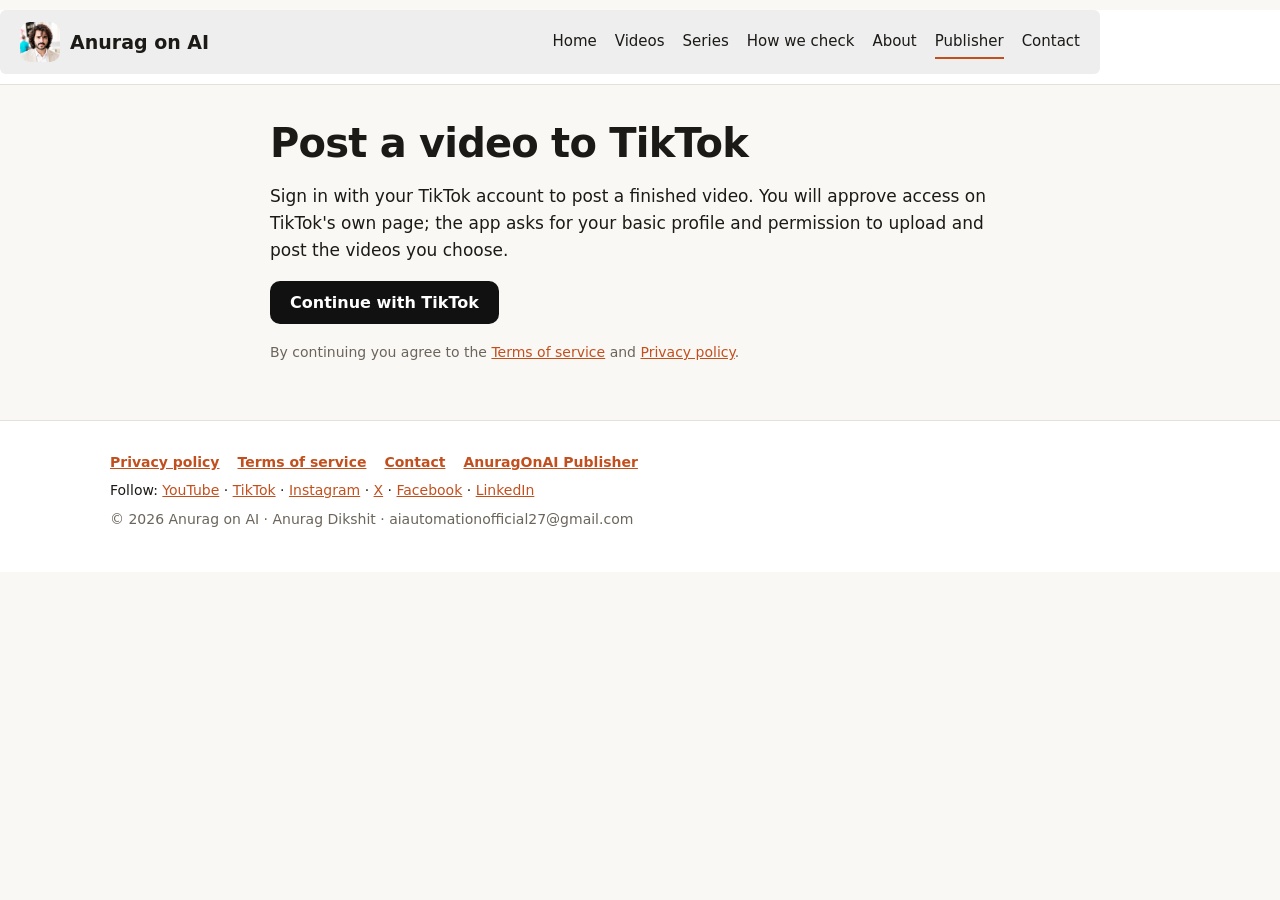
<file: publisher/index.html>
<!doctype html><html lang="en"><head><meta charset="utf-8"><meta name="viewport" content="width=device-width,initial-scale=1">
<title>AnuragOnAI Publisher: post to TikTok</title>
<link rel="icon" href="../favicon.ico" sizes="48x48"><link rel="icon" type="image/png" sizes="32x32" href="../favicon-32.png"><link rel="apple-touch-icon" href="../apple-touch-icon.png">
<link rel="stylesheet" href="../site.css">
<style>
.who{display:flex;align-items:center;gap:12px}
.who img{width:48px;height:48px;border-radius:50%;background:#eee}
.who .name{font-weight:700}
.who .btn{margin-left:auto;padding:8px 14px;font-size:14px}
.grid{display:grid;grid-template-columns:220px 1fr;gap:20px}
@media (max-width:640px){.grid{grid-template-columns:1fr}}
.preview{background:#111;border-radius:12px;aspect-ratio:9/16;display:flex;align-items:center;justify-content:center;color:#aaa;font-size:14px;overflow:hidden;text-align:center;padding:8px}
.preview video{width:100%;height:100%;object-fit:contain;background:#000}
label.f{display:block;font-weight:600;margin:16px 0 6px}
textarea,select{width:100%;font:16px system-ui,sans-serif;padding:10px;border:1px solid var(--line);border-radius:10px;background:#fff;color:var(--ink)}
textarea{min-height:110px;resize:vertical}
.count{font-size:13px;color:var(--muted);text-align:right}
.checks label{display:inline-flex;align-items:center;gap:6px;margin-right:18px;font-size:16px}
.checks label.off{color:#aaa}
.switch{display:flex;align-items:center;justify-content:space-between;gap:12px;margin-top:16px}
.switch .t{font-weight:600}
.switch input{appearance:none;-webkit-appearance:none;width:44px;height:24px;border-radius:12px;background:#d6d0c6;position:relative;cursor:pointer;flex:none;margin:0;transition:background .15s}
.switch input::after{content:"";position:absolute;top:3px;left:3px;width:18px;height:18px;border-radius:50%;background:#fff;transition:left .15s}
.switch input:checked{background:var(--accent)}
.switch input:checked::after{left:23px}
.sub{margin:8px 0 0 4px;padding-left:12px;border-left:3px solid var(--line)}
.note{font-size:14px;color:var(--muted);margin:6px 0 0}
.note.warn{color:var(--warn)}
.alert{padding:12px 14px;border-radius:10px;margin:12px 0;font-size:15px}
.alert.bad{background:#fdecea;color:var(--bad)}
.alert.ok{background:#e8f4ec;color:var(--ok)}
.alert.info{background:#f3efe7;color:var(--ink)}
.consent{font-size:14px;color:var(--muted);margin:18px 0 10px}
.bar{height:10px;background:#eee;border-radius:6px;overflow:hidden;margin:10px 0}
.bar div{height:100%;width:0;background:var(--accent);transition:width .2s}
.hidden{display:none!important}
.modes{display:grid;gap:8px}
.modes label{display:flex;gap:10px;align-items:flex-start;border:1px solid var(--line);border-radius:10px;padding:10px 12px;cursor:pointer}
.modes label:has(input:checked){border-color:var(--accent);background:#fdf3ee}
.modes input{margin-top:5px}
.tt{position:relative}
</style></head><body>
<header class="site"><div class="wrap bar"><a class="brand" href="../index.html"><img src="../logo-256.png" alt="" width="40" height="40"><span>Anurag on AI</span></a><nav aria-label="Main"><a href="../index.html">Home</a><a href="../videos.html">Videos</a><a href="../series.html">Series</a><a href="../method.html">How we check</a><a href="../about.html">About</a><a href="../publisher-tool.html" aria-current=page>Publisher</a><a href="../contact.html">Contact</a></nav></div></header>
<main class="wrap narrow">

<section id="signedOut" class="hidden">
  <h1>Post a video to TikTok</h1>
  <p>Sign in with your TikTok account to post a finished video. You will approve access on TikTok's own page; the app asks for your basic profile and permission to upload and post the videos you choose.</p>
  <p><button id="loginBtn" class="btn dark">Continue with TikTok</button></p>
  <p class="note">By continuing you agree to the <a href="../terms.html">Terms of service</a> and <a href="../privacy.html">Privacy policy</a>.</p>
</section>

<section id="app" class="hidden">
  <div class="card who">
    <img id="avatar" alt="">
    <div><div class="muted" style="font-size:14px">Posting to TikTok as</div><div class="name" id="nick">…</div><div class="muted" id="uname" style="font-size:14px"></div></div>
    <button id="logoutBtn" class="btn ghost">Sign out</button>
  </div>
  <div id="cantPost" class="alert bad hidden"></div>

  <div id="composer" class="card">
    <div class="grid">
      <div>
        <div class="preview" id="preview">Choose a video to see a preview</div>
        <p style="margin:10px 0 0"><input type="file" id="file" accept="video/mp4,video/quicktime,video/webm"></p>
        <p class="note" id="fileInfo"></p>
      </div>
      <div>
        <label class="f" style="margin-top:0">How do you want to send it?</label>
        <div class="modes">
          <label><input type="radio" name="mode" value="direct" checked> <span><strong>Post to TikTok</strong><br><span class="note">Set the caption and settings here; the app posts it to your profile.</span></span></label>
          <label><input type="radio" name="mode" value="draft"> <span><strong>Send to TikTok drafts</strong><br><span class="note">Upload only. You add the caption, edit and post it yourself in the TikTok app.</span></span></label>
        </div>
        <div id="directFields">
        <label class="f" for="title">Caption</label>
        <textarea id="title" maxlength="2200" placeholder="Write a caption. #hashtags and @mentions work."></textarea>
        <div class="count"><span id="tcount">0</span>/2200</div>

        <label class="f" for="privacy">Who can view this video</label>
        <select id="privacy"><option value="" selected disabled>Select who can view</option></select>
        <p class="note warn hidden" id="privNote">Branded content visibility cannot be set to private.</p>

        <label class="f">Allow users to</label>
        <div class="checks">
          <label id="lc"><input type="checkbox" id="allowComment"> Comment</label>
          <label id="ld"><input type="checkbox" id="allowDuet"> Duet</label>
          <label id="ls"><input type="checkbox" id="allowStitch"> Stitch</label>
        </div>
        <p class="note hidden" id="interNote">Greyed-out options are turned off in your TikTok privacy settings.</p>

        <div class="switch"><span class="t">Disclose video content</span><input type="checkbox" id="disclose" role="switch"></div>
        <p class="note">Turn on to disclose that this video promotes goods or services in exchange for something of value. Your video could promote yourself, a third party, or both.</p>
        <div id="discloseBox" class="sub hidden">
          <div class="checks" style="margin-top:8px">
            <label><input type="checkbox" id="yourBrand"> Your brand</label>
            <label id="lbc" class="tt"><input type="checkbox" id="brandedContent"> Branded content</label>
          </div>
          <p class="note" id="yourBrandHelp">Your brand: you are promoting yourself or your own business.</p>
          <p class="note" id="brandedHelp">Branded content: you are promoting another brand or a third party.</p>
          <p class="note warn" id="labelNote"></p>
          <p class="note warn hidden" id="bcPrivateNote">Branded content visibility cannot be set to private.</p>
        </div>

        <div class="switch"><span class="t">AI-generated content</span><input type="checkbox" id="aigc" role="switch"></div>
        <p class="note">Turn on if the video was made or substantially edited with AI. TikTok will add an "AI-generated" label.</p>

        </div>
        <p class="consent" id="consent"></p>
        <span id="postWrap" title=""><button id="postBtn" class="btn" disabled>Post to TikTok</button></span>
        <p class="note" id="whyDisabled"></p>
      </div>
    </div>
  </div>

  <div id="progress" class="card hidden">
    <div class="name" id="pTitle">Uploading to TikTok…</div>
    <div class="bar"><div id="pBar"></div></div>
    <div class="muted" id="pText"></div>
    <div id="pStatus"></div>
    <p><button id="againBtn" class="btn ghost hidden">Post another video</button></p>
  </div>
</section>
<p id="boot" class="muted">Loading…</p>
</main>
<footer class="site"><div class="wrap"><p class="fl"><a href="../privacy.html">Privacy policy</a><a href="../terms.html">Terms of service</a><a href="../contact.html">Contact</a><a href="../publisher-tool.html">AnuragOnAI Publisher</a></p><p>Follow: <a href="https://www.youtube.com/@AnuragonAi" rel="me">YouTube</a> · <a href="https://www.tiktok.com/@anuragonai" rel="me">TikTok</a> · <a href="https://www.instagram.com/anuragonai/" rel="me">Instagram</a> · <a href="https://x.com/AnuragonAi" rel="me">X</a> · <a href="https://www.facebook.com/profile.php?id=61595497713023" rel="me">Facebook</a> · <a href="https://www.linkedin.com/company/anuragonai" rel="me">LinkedIn</a></p><p class="muted">© 2026 Anurag on AI · Anurag Dikshit · aiautomationofficial27@gmail.com</p></div></footer>

<script>
const API = "https://aoai-publisher.46-202-92-251.sslip.io";
const $ = id => document.getElementById(id);
const PRIV = {PUBLIC_TO_EVERYONE: "Everyone", MUTUAL_FOLLOW_FRIENDS: "Friends", FOLLOWER_OF_CREATOR: "Followers", SELF_ONLY: "Only me"};
const MUSIC = '<a href="https://www.tiktok.com/legal/page/global/music-usage-confirmation/en" target="_blank" rel="noopener">Music Usage Confirmation</a>';
const BCP = '<a href="https://www.tiktok.com/legal/page/global/bc-policy/en" target="_blank" rel="noopener">Branded Content Policy</a>';
let sid = localStorage.getItem("aoai_sid"), creator = null, video = null, posting = false;

async function api(path, opts = {}) {
  const r = await fetch(API + path, {...opts, headers: {...(opts.headers || {}), ...(sid ? {Authorization: "Bearer " + sid} : {})}});
  let j = {}; try { j = await r.json(); } catch (e) {}
  if (r.status === 401) { signOutLocal(); throw new Error((j.error && j.error.message) || "Please sign in again."); }
  if (!r.ok || (j.error && j.error.code && j.error.code !== "ok")) {
    const e = new Error((j.error && j.error.message) || ("Request failed (" + r.status + ")")); e.code = j.error && j.error.code; throw e;
  }
  return j;
}
function signOutLocal() { localStorage.removeItem("aoai_sid"); sid = null; show("signedOut"); }
function show(which) { $("boot").classList.add("hidden"); $("signedOut").classList.toggle("hidden", which !== "signedOut"); $("app").classList.toggle("hidden", which !== "app"); }

$("loginBtn").onclick = async () => {
  $("loginBtn").disabled = true;
  try { const j = await api("/api/auth/start", {method: "POST"}); location.href = j.url; }
  catch (e) { alert(e.message); $("loginBtn").disabled = false; }
};
$("logoutBtn").onclick = async () => { try { await api("/api/auth/logout", {method: "POST"}); } catch (e) {} signOutLocal(); };

const CANT = {spam_risk_too_many_posts: "You have reached today's posting limit on TikTok.", spam_risk_user_banned_from_posting: "TikTok is not allowing this account to post.", reached_active_user_cap: "Posting through this app is busy today."};
const ERRS = {...CANT,
  unaudited_client_can_only_post_to_private_accounts: "TikTok has not finished reviewing this app yet, so for now it can only post to private TikTok accounts. Set your account to private in TikTok (Settings and privacy > Privacy > Private account) or try again after the review.",
  privacy_level_option_mismatch: "That privacy option is no longer available for your account. Please choose again.",
  rate_limit_exceeded: "Too many requests to TikTok. Please wait a minute and try again.",
  access_token_invalid: "Your TikTok sign-in expired. Please sign in again.", scope_not_authorized: "Please sign in again and allow posting videos."};

async function loadCreator() {
  // Always fetch fresh creator info when the post page is shown.
  try {
    const j = await api("/api/creator_info", {method: "GET"});
    creator = j.data;
  } catch (e) {
    $("cantPost").textContent = (CANT[e.code] || e.message) + " Please try again later.";
    $("cantPost").classList.remove("hidden"); $("composer").classList.add("hidden"); return false;
  }
  $("nick").textContent = creator.creator_nickname;
  $("uname").textContent = "@" + creator.creator_username;
  $("avatar").src = creator.creator_avatar_url || "";
  const sel = $("privacy"); sel.length = 1; sel.value = "";
  for (const v of creator.privacy_level_options || []) { const o = document.createElement("option"); o.value = v; o.textContent = PRIV[v] || v; sel.appendChild(o); }
  const map = [["allowComment", "lc", "comment_disabled"], ["allowDuet", "ld", "duet_disabled"], ["allowStitch", "ls", "stitch_disabled"]];
  let anyOff = false;
  for (const [cb, lab, key] of map) { const off = !!creator[key]; anyOff ||= off; $(cb).checked = false; $(cb).disabled = off; $(lab).classList.toggle("off", off); }
  $("interNote").classList.toggle("hidden", !anyOff);
  $("composer").classList.remove("hidden"); $("cantPost").classList.add("hidden");
  return true;
}

$("title").oninput = () => { $("tcount").textContent = $("title").value.length; refresh(); };
$("file").onchange = () => {
  const f = $("file").files[0]; video = null; $("fileInfo").textContent = "";
  $("preview").innerHTML = "Choose a video to see a preview";
  if (!f) return refresh();
  if (!["video/mp4", "video/quicktime", "video/webm"].includes(f.type)) { $("fileInfo").textContent = "Use an MP4, MOV or WebM video."; return refresh(); }
  const v = document.createElement("video"); v.controls = true; v.playsInline = true; v.preload = "metadata"; v.src = URL.createObjectURL(f);
  $("preview").innerHTML = ""; $("preview").appendChild(v);
  v.onloadedmetadata = () => {
    const max = creator.max_video_post_duration_sec, d = v.duration;
    if (max && d > max) { $("fileInfo").textContent = `This video is ${Math.round(d)} s long; your account can post up to ${max} s.`; video = null; }
    else { video = f; $("fileInfo").textContent = `${f.name} · ${(f.size / 1e6).toFixed(1)} MB · ${Math.round(d)} s`; }
    refresh();
  };
  v.onerror = () => { $("fileInfo").textContent = "This file could not be read as a video."; refresh(); };
};
for (const id of ["privacy", "allowComment", "allowDuet", "allowStitch", "yourBrand", "brandedContent", "aigc"]) $(id).onchange = refresh;
const mode = () => document.querySelector("input[name=mode]:checked").value;
for (const r of document.querySelectorAll("input[name=mode]")) r.onchange = refresh;
$("disclose").onchange = () => { if (!$("disclose").checked) { $("yourBrand").checked = false; $("brandedContent").checked = false; } refresh(); };

function refresh() {
  const disc = $("disclose").checked, yb = $("yourBrand").checked, bc = $("brandedContent").checked, priv = $("privacy").value;
  $("discloseBox").classList.toggle("hidden", !disc);
  // Branded content cannot be private: grey out "Only me" while it is ticked, and grey out Branded content while "Only me" is chosen.
  const only = [...$("privacy").options].find(o => o.value === "SELF_ONLY");
  if (only) { only.disabled = bc; only.title = bc ? "Branded content visibility cannot be set to private." : ""; }
  $("privNote").classList.toggle("hidden", !bc);
  $("brandedContent").disabled = priv === "SELF_ONLY"; $("lbc").classList.toggle("off", priv === "SELF_ONLY");
  $("lbc").title = priv === "SELF_ONLY" ? "Branded content visibility cannot be set to private." : "";
  $("bcPrivateNote").classList.toggle("hidden", priv !== "SELF_ONLY");
  $("labelNote").textContent = bc ? "Your video will be labeled as 'Paid partnership'" : yb ? "Your video will be labeled as 'Promotional content'" : "";
  $("consent").innerHTML = bc ? `By posting, you agree to TikTok's ${BCP} and ${MUSIC}.` : `By posting, you agree to TikTok's ${MUSIC}.`;
  const draft = mode() === "draft";
  $("directFields").classList.toggle("hidden", draft);
  $("postBtn").textContent = draft ? "Send to TikTok drafts" : "Post to TikTok";
  if (draft) $("consent").textContent = "After the upload, TikTok sends you a notification in the TikTok app. Open it to edit, add a caption and post.";
  let why = "";
  if (!video) why = "Choose a video.";
  else if (draft) why = "";
  else if (!priv) why = "Choose who can view this video.";
  else if (disc && !yb && !bc) why = "You need to indicate if your content promotes yourself, a third party, or both.";
  $("postBtn").disabled = !!why || posting;
  $("postWrap").title = !draft && disc && !yb && !bc ? "You need to indicate if your content promotes yourself, a third party, or both." : "";
  $("whyDisabled").textContent = posting ? "" : why;
}

function put(url, blob, onprog) {
  return new Promise((res, rej) => {
    const x = new XMLHttpRequest(); x.open("PUT", API + url); x.setRequestHeader("Authorization", "Bearer " + sid);
    x.upload.onprogress = e => e.lengthComputable && onprog(e.loaded);
    x.onload = () => { let j = {}; try { j = JSON.parse(x.responseText); } catch (e) {} x.status === 200 ? res(j) : rej(new Error((j.error && j.error.message) || "Upload failed (" + x.status + ")")); };
    x.onerror = () => rej(new Error("Network error while uploading.")); x.send(blob);
  });
}

const STATUS = {PROCESSING_UPLOAD: "TikTok is receiving your video…", PROCESSING_DOWNLOAD: "TikTok is receiving your video…", SEND_TO_USER_INBOX: "Sent to your TikTok inbox.", PUBLISH_COMPLETE: "Posted to TikTok.", FAILED: "TikTok could not post this video."};

$("postBtn").onclick = async () => {
  posting = true; refresh();
  $("composer").classList.add("hidden"); $("progress").classList.remove("hidden"); $("againBtn").classList.add("hidden");
  $("pTitle").textContent = "Uploading to TikTok…"; $("pBar").style.width = "0"; $("pStatus").innerHTML = ""; $("pText").textContent = "";
  const f = video, bc = $("brandedContent").checked; f.draftMode = mode() === "draft";
  try {
    const init = await api("/api/publish/init", {method: "POST", headers: {"Content-Type": "application/json"}, body: JSON.stringify({
      video_size: f.size, mime: f.type, mode: mode(),
      post_info: {title: $("title").value, privacy_level: $("privacy").value,
        disable_comment: !$("allowComment").checked, disable_duet: !$("allowDuet").checked, disable_stitch: !$("allowStitch").checked,
        brand_content_toggle: bc, brand_organic_toggle: $("yourBrand").checked, is_aigc: $("aigc").checked}})});
    const {publish_id, chunk_size, total_chunk_count: n} = init;
    for (let i = 0; i < n; i++) {
      const start = i * chunk_size, end = i === n - 1 ? f.size : start + chunk_size;
      await put(`/api/publish/chunk?publish_id=${encodeURIComponent(publish_id)}&index=${i}`, f.slice(start, end), loaded => {
        const done = start + loaded; $("pBar").style.width = (100 * done / f.size).toFixed(1) + "%";
        $("pText").textContent = `${(done / 1e6).toFixed(1)} of ${(f.size / 1e6).toFixed(1)} MB uploaded`;
      });
    }
    $("pBar").style.width = "100%"; $("pTitle").textContent = "Upload complete";
    $("pText").textContent = f.draftMode ? "Your video was sent to TikTok. It will appear in your TikTok inbox in a few minutes." : "Your video was sent to TikTok. It may take a few minutes to process and be visible on your profile.";
    await poll(publish_id);
  } catch (e) {
    $("pTitle").textContent = "Not posted"; $("pStatus").innerHTML = `<div class="alert bad"></div>`; $("pStatus").firstChild.textContent = ERRS[e.code] || e.message;
  }
  posting = false; $("againBtn").classList.remove("hidden");
};

async function poll(pid) {
  let errors = 0;
  for (let i = 0; i < 100; i++) {
    let s;
    try { s = (await api("/api/publish/status?publish_id=" + encodeURIComponent(pid))).data || {}; errors = 0; }
    catch (e) {   // TikTok's status endpoint sometimes returns a transient 5xx: keep checking, give up after 5 failures in a row
      if (++errors < 5) { await new Promise(r => setTimeout(r, 3000)); continue; }
      s = {status: "?", fail_reason: e.message};
    }
    const done = ["PUBLISH_COMPLETE", "FAILED", "SEND_TO_USER_INBOX"].includes(s.status);
    const cls = ["PUBLISH_COMPLETE", "SEND_TO_USER_INBOX"].includes(s.status) ? "ok" : s.status === "FAILED" ? "bad" : "info";
    let msg = s.status === "?" ? "Could not get the status from TikTok (" + s.fail_reason + "). Check your TikTok profile or inbox in a few minutes." : STATUS[s.status] || ("Status: " + s.status);
    if (s.status === "SEND_TO_USER_INBOX") { $("pTitle").textContent = "Sent to your TikTok drafts"; msg = "Sent to TikTok. Open the TikTok app and tap the notification to edit and post your video."; }
    if (s.status === "FAILED" && s.fail_reason) msg += " Reason: " + s.fail_reason + ".";
    $("pStatus").innerHTML = `<div class="alert ${cls}"></div>`; $("pStatus").firstChild.textContent = msg + (done || s.status === "?" ? "" : " (checking…)");
    if (s.status === "PUBLISH_COMPLETE") {
      $("pTitle").textContent = "Posted";
      const a = document.createElement("p"); a.innerHTML = `<a href="https://www.tiktok.com/@${encodeURIComponent(creator.creator_username)}" target="_blank" rel="noopener">Open your TikTok profile</a>`;
      $("pStatus").appendChild(a);
    }
    if (done || s.status === "?") return;
    await new Promise(r => setTimeout(r, 3000));
  }
}

$("againBtn").onclick = async () => {
  $("file").value = ""; video = null; $("title").value = ""; $("tcount").textContent = "0"; $("preview").innerHTML = "Choose a video to see a preview"; $("fileInfo").textContent = "";
  for (const id of ["disclose", "yourBrand", "brandedContent", "aigc"]) $(id).checked = false;
  $("progress").classList.add("hidden"); await loadCreator(); refresh();
};

(async () => {
  if (!sid) return show("signedOut");
  try { show("app"); if (await loadCreator()) refresh(); }
  catch (e) { signOutLocal(); }
})();
</script></body></html>
</file>
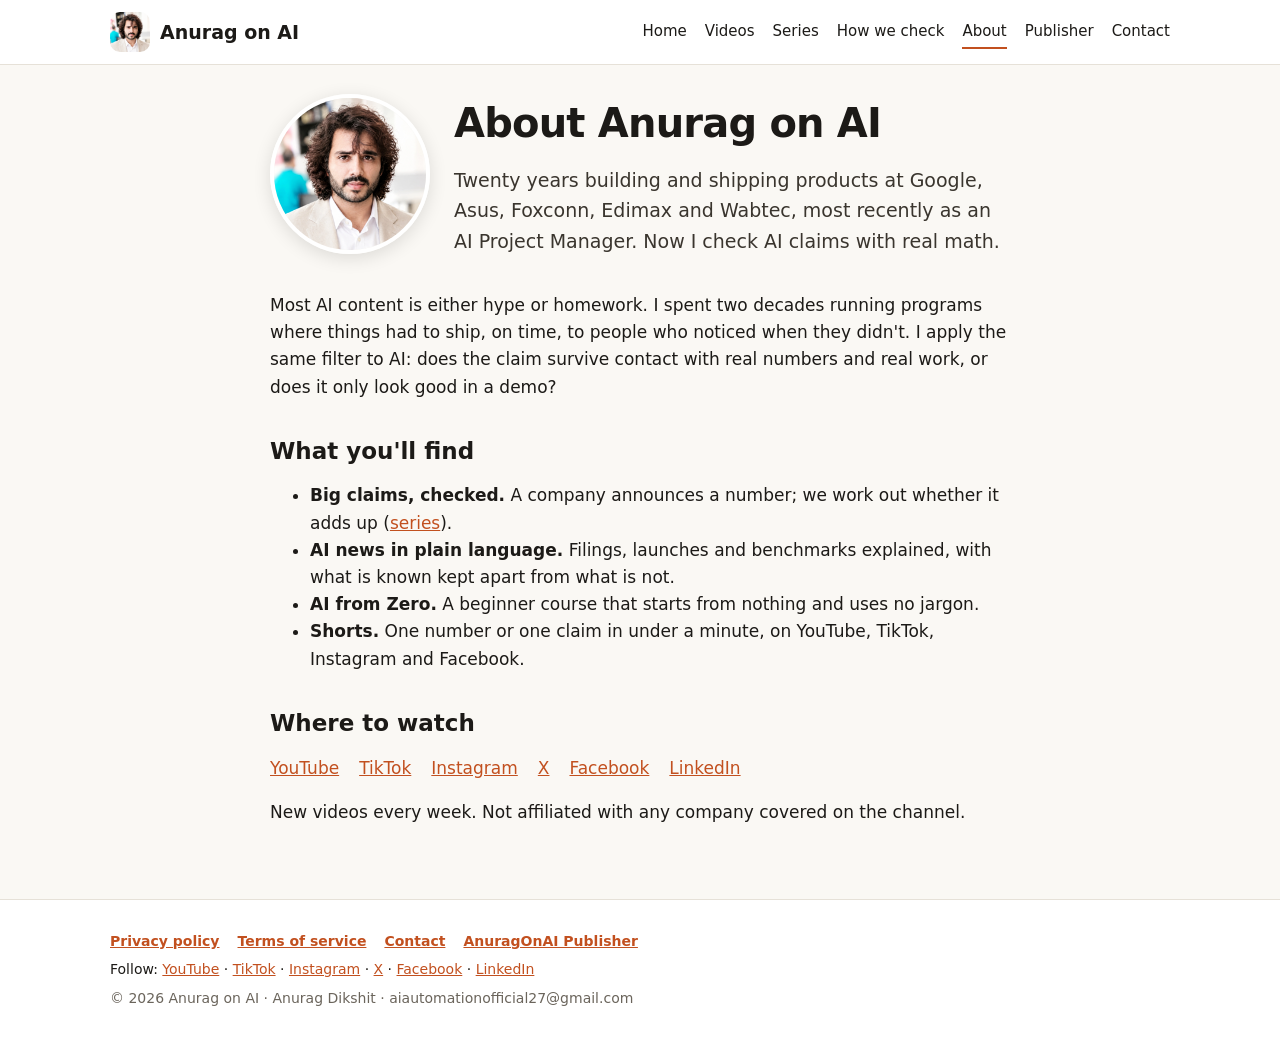
<file: about.html>
<!doctype html><html lang="en"><head><meta charset="utf-8"><meta name="viewport" content="width=device-width,initial-scale=1"><title>About | Anurag on AI</title><meta name="description" content="About Anurag Dikshit and the Anurag on AI channel: 20+ years shipping tech at Google, Asus, Foxconn and Wabtec, now checking AI claims with real math."><meta property="og:title" content="About | Anurag on AI"><meta property="og:description" content="About Anurag Dikshit and the Anurag on AI channel: 20+ years shipping tech at Google, Asus, Foxconn and Wabtec, now checking AI claims with real math."><meta property="og:image" content="https://reenadikshit21-cpu.github.io/anuragonai-site/app-icon-1024.png"><link rel="icon" href="favicon.ico" sizes="48x48"><link rel="icon" type="image/png" sizes="32x32" href="favicon-32.png"><link rel="apple-touch-icon" href="apple-touch-icon.png"><link rel="stylesheet" href="site.css"></head><body><header class="site"><div class="wrap bar"><a class="brand" href="index.html"><img src="logo-256.png" alt="" width="40" height="40"><span>Anurag on AI</span></a><nav aria-label="Main"><a href="index.html">Home</a><a href="videos.html">Videos</a><a href="series.html">Series</a><a href="method.html">How we check</a><a href="about.html" aria-current=page>About</a><a href="publisher-tool.html">Publisher</a><a href="contact.html">Contact</a></nav></div></header><main class="wrap narrow"><div class="about"><img class="portrait" src="logo-256.png" alt="Anurag Dikshit" width="160" height="160"><div>
<h1>About Anurag on AI</h1>
<p class="lead">Twenty years building and shipping products at Google, Asus, Foxconn, Edimax and Wabtec, most recently as an AI Project Manager. Now I check AI claims with real math.</p></div></div>
<p>Most AI content is either hype or homework. I spent two decades running programs where things had to ship, on time, to people who noticed when they didn't. I apply the same filter to AI: does the claim survive contact with real numbers and real work, or does it only look good in a demo?</p>
<h2>What you'll find</h2>
<ul><li><strong>Big claims, checked.</strong> A company announces a number; we work out whether it adds up (<a href="series.html">series</a>).</li>
<li><strong>AI news in plain language.</strong> Filings, launches and benchmarks explained, with what is known kept apart from what is not.</li>
<li><strong>AI from Zero.</strong> A beginner course that starts from nothing and uses no jargon.</li>
<li><strong>Shorts.</strong> One number or one claim in under a minute, on YouTube, TikTok, Instagram and Facebook.</li></ul>
<h2>Where to watch</h2><ul class="social"><li><a href="https://www.youtube.com/@AnuragonAi" rel="me">YouTube</a></li><li><a href="https://www.tiktok.com/@anuragonai" rel="me">TikTok</a></li><li><a href="https://www.instagram.com/anuragonai/" rel="me">Instagram</a></li><li><a href="https://x.com/AnuragonAi" rel="me">X</a></li><li><a href="https://www.facebook.com/profile.php?id=61595497713023" rel="me">Facebook</a></li><li><a href="https://www.linkedin.com/company/anuragonai" rel="me">LinkedIn</a></li></ul>
<p>New videos every week. Not affiliated with any company covered on the channel.</p></main><footer class="site"><div class="wrap"><p class="fl"><a href="privacy.html">Privacy policy</a><a href="terms.html">Terms of service</a><a href="contact.html">Contact</a><a href="publisher-tool.html">AnuragOnAI Publisher</a></p><p>Follow: <a href="https://www.youtube.com/@AnuragonAi" rel="me">YouTube</a> · <a href="https://www.tiktok.com/@anuragonai" rel="me">TikTok</a> · <a href="https://www.instagram.com/anuragonai/" rel="me">Instagram</a> · <a href="https://x.com/AnuragonAi" rel="me">X</a> · <a href="https://www.facebook.com/profile.php?id=61595497713023" rel="me">Facebook</a> · <a href="https://www.linkedin.com/company/anuragonai" rel="me">LinkedIn</a></p><p class="muted">© 2026 Anurag on AI · Anurag Dikshit · aiautomationofficial27@gmail.com</p></div></footer></body></html>
</file>
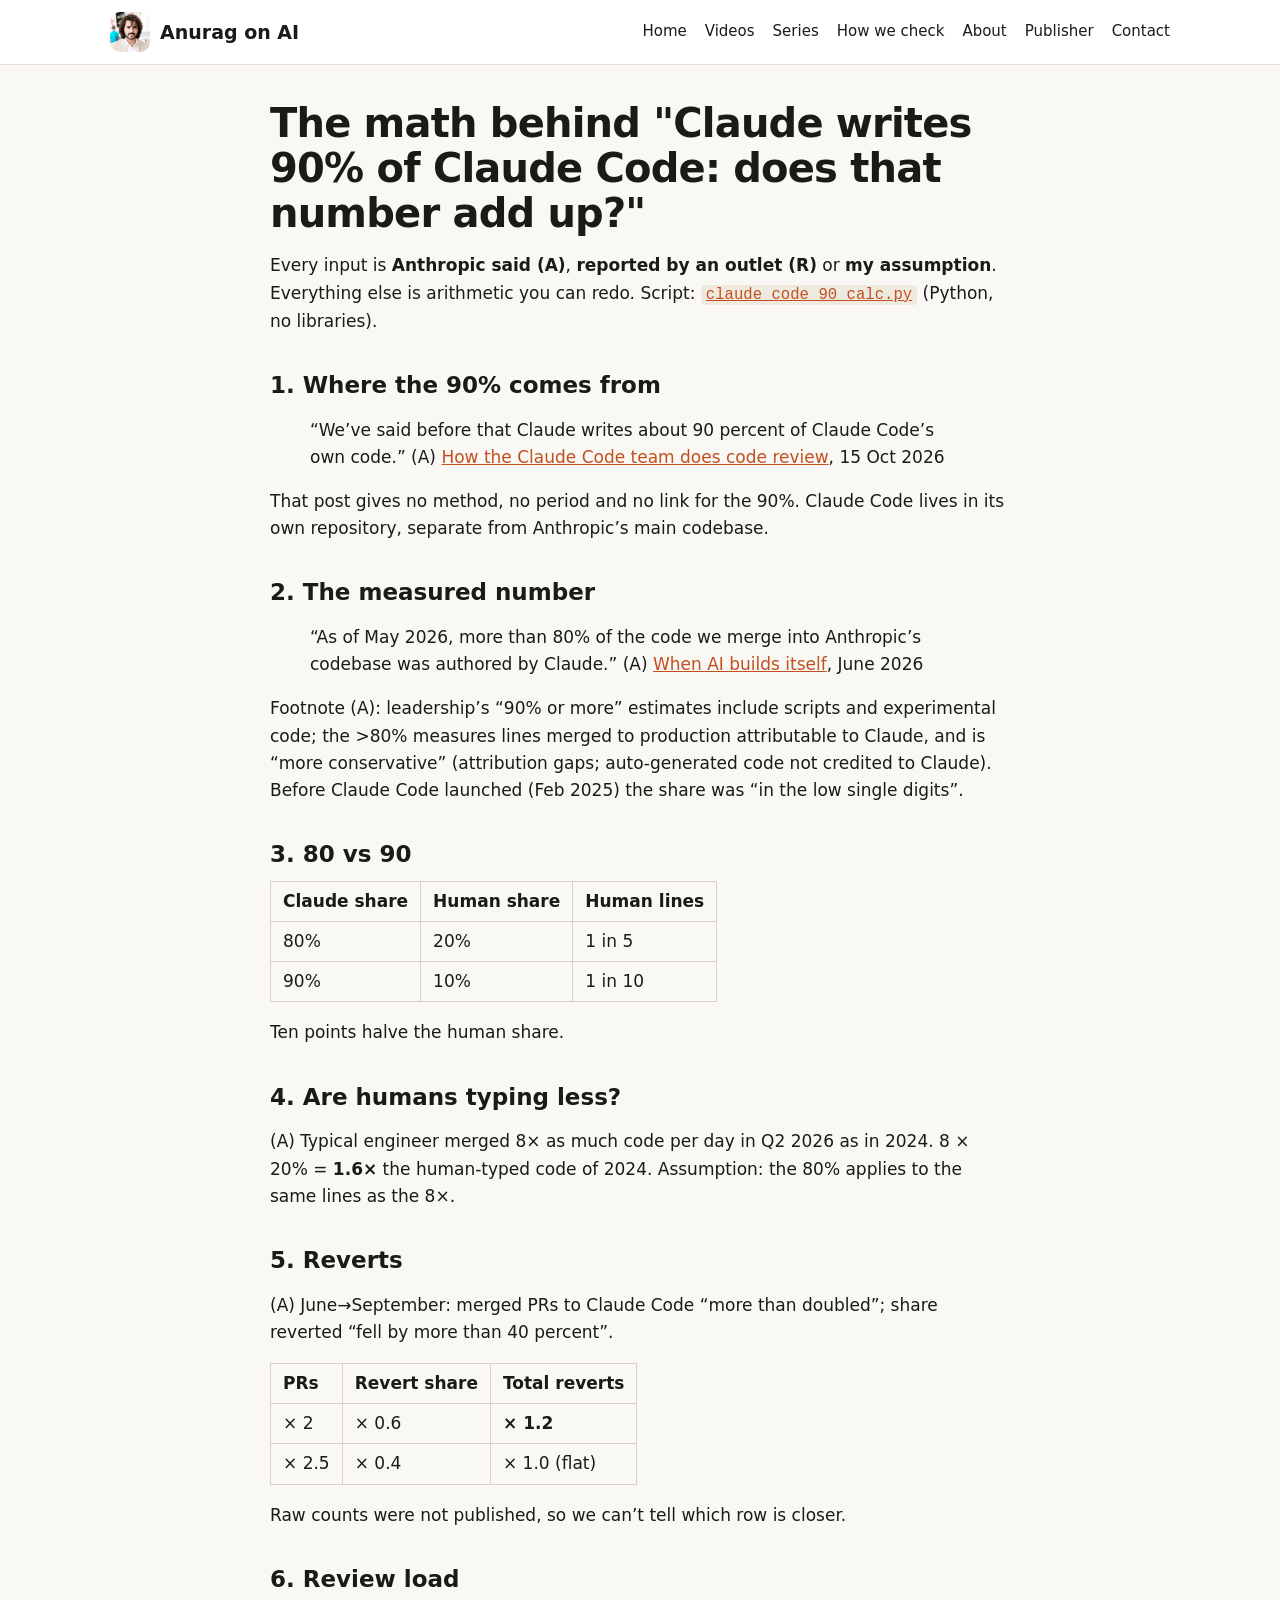
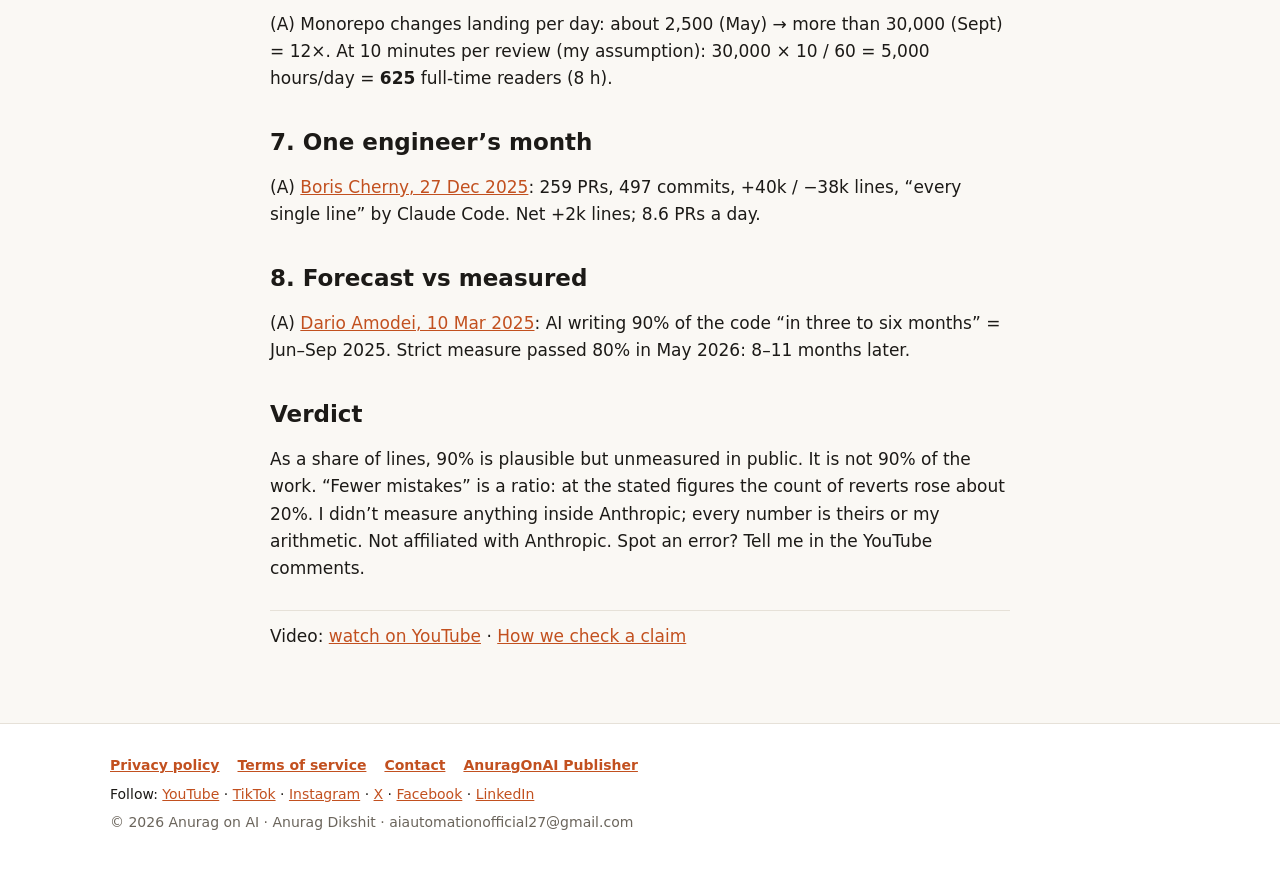
<file: claude-code-90-math.html>
<!doctype html><html lang="en"><head><meta charset="utf-8"><meta name="viewport" content="width=device-width,initial-scale=1"><title>The math: Claude writes 90% of Claude Code? | Anurag on AI</title><meta name="description" content="Lines written versus work done, and what &quot;fewer mistakes&quot; means as a ratio."><meta property="og:title" content="The math: Claude writes 90% of Claude Code? | Anurag on AI"><meta property="og:description" content="Lines written versus work done, and what &quot;fewer mistakes&quot; means as a ratio."><meta property="og:image" content="https://reenadikshit21-cpu.github.io/anuragonai-site/app-icon-1024.png"><link rel="icon" href="favicon.ico" sizes="48x48"><link rel="icon" type="image/png" sizes="32x32" href="favicon-32.png"><link rel="apple-touch-icon" href="apple-touch-icon.png"><link rel="stylesheet" href="site.css"></head><body><header class="site"><div class="wrap bar"><a class="brand" href="index.html"><img src="logo-256.png" alt="" width="40" height="40"><span>Anurag on AI</span></a><nav aria-label="Main"><a href="index.html">Home</a><a href="videos.html">Videos</a><a href="series.html">Series</a><a href="method.html">How we check</a><a href="about.html">About</a><a href="publisher-tool.html">Publisher</a><a href="contact.html">Contact</a></nav></div></header><main class="wrap narrow"><article class="worksheet"><h1>The math behind &quot;Claude writes 90% of Claude Code: does that number add up?&quot;</h1>
<p>Every input is <strong>Anthropic said (A)</strong>, <strong>reported by an outlet (R)</strong> or <strong>my assumption</strong>. Everything else is arithmetic you can redo. Script: <a href="claude_code_90_calc.py"><code>claude_code_90_calc.py</code></a> (Python, no libraries).</p>
<h2>1. Where the 90% comes from</h2>
<blockquote>&ldquo;We&rsquo;ve said before that Claude writes about 90 percent of Claude Code&rsquo;s own code.&rdquo; (A) <a href="https://claude.dev/blog/solving-code-review-at-anthropic/">How the Claude Code team does code review</a>, 15 Oct 2026</blockquote>
<p>That post gives no method, no period and no link for the 90%. Claude Code lives in its own repository, separate from Anthropic&rsquo;s main codebase.</p>
<h2>2. The measured number</h2>
<blockquote>&ldquo;As of May 2026, more than 80% of the code we merge into Anthropic&rsquo;s codebase was authored by Claude.&rdquo; (A) <a href="https://www.anthropic.com/institute/recursive-self-improvement">When AI builds itself</a>, June 2026</blockquote>
<p>Footnote (A): leadership&rsquo;s &ldquo;90% or more&rdquo; estimates include scripts and experimental code; the &gt;80% measures lines merged to production attributable to Claude, and is &ldquo;more conservative&rdquo; (attribution gaps; auto-generated code not credited to Claude). Before Claude Code launched (Feb 2025) the share was &ldquo;in the low single digits&rdquo;.</p>
<h2>3. 80 vs 90</h2>
<table><tr><th>Claude share</th><th>Human share</th><th>Human lines</th></tr><tr><td>80%</td><td>20%</td><td>1 in 5</td></tr><tr><td>90%</td><td>10%</td><td>1 in 10</td></tr></table>
<p>Ten points halve the human share.</p>
<h2>4. Are humans typing less?</h2>
<p>(A) Typical engineer merged 8&times; as much code per day in Q2 2026 as in 2024. 8 &times; 20% = <strong>1.6&times;</strong> the human-typed code of 2024. Assumption: the 80% applies to the same lines as the 8&times;.</p>
<h2>5. Reverts</h2>
<p>(A) June&rarr;September: merged PRs to Claude Code &ldquo;more than doubled&rdquo;; share reverted &ldquo;fell by more than 40 percent&rdquo;.</p>
<table><tr><th>PRs</th><th>Revert share</th><th>Total reverts</th></tr><tr><td>&times; 2</td><td>&times; 0.6</td><td><strong>&times; 1.2</strong></td></tr><tr><td>&times; 2.5</td><td>&times; 0.4</td><td>&times; 1.0 (flat)</td></tr></table>
<p>Raw counts were not published, so we can&rsquo;t tell which row is closer.</p>
<h2>6. Review load</h2>
<p>(A) Monorepo changes landing per day: about 2,500 (May) &rarr; more than 30,000 (Sept) = 12&times;. At 10 minutes per review (my assumption): 30,000 &times; 10 / 60 = 5,000 hours/day = <strong>625</strong> full-time readers (8 h).</p>
<h2>7. One engineer&rsquo;s month</h2>
<p>(A) <a href="https://simonwillison.net/2025/Dec/27/boris-cherny/">Boris Cherny, 27 Dec 2025</a>: 259 PRs, 497 commits, +40k / &minus;38k lines, &ldquo;every single line&rdquo; by Claude Code. Net +2k lines; 8.6 PRs a day.</p>
<h2>8. Forecast vs measured</h2>
<p>(A) <a href="https://www.cfr.org/event/ceo-speaker-series-dario-amodei-anthropic">Dario Amodei, 10 Mar 2025</a>: AI writing 90% of the code &ldquo;in three to six months&rdquo; = Jun&ndash;Sep 2025. Strict measure passed 80% in May 2026: 8&ndash;11 months later.</p>
<h2>Verdict</h2>
<p>As a share of lines, 90% is plausible but unmeasured in public. It is not 90% of the work. &ldquo;Fewer mistakes&rdquo; is a ratio: at the stated figures the count of reverts rose about 20%. I didn&rsquo;t measure anything inside Anthropic; every number is theirs or my arithmetic. Not affiliated with Anthropic. Spot an error? Tell me in the YouTube comments.</p>
<p class="wsfoot">Video: <a href="https://www.youtube.com/watch?v=VnpCh8Jc2lA">watch on YouTube</a> · <a href="method.html">How we check a claim</a></p></article></main><footer class="site"><div class="wrap"><p class="fl"><a href="privacy.html">Privacy policy</a><a href="terms.html">Terms of service</a><a href="contact.html">Contact</a><a href="publisher-tool.html">AnuragOnAI Publisher</a></p><p>Follow: <a href="https://www.youtube.com/@AnuragonAi" rel="me">YouTube</a> · <a href="https://www.tiktok.com/@anuragonai" rel="me">TikTok</a> · <a href="https://www.instagram.com/anuragonai/" rel="me">Instagram</a> · <a href="https://x.com/AnuragonAi" rel="me">X</a> · <a href="https://www.facebook.com/profile.php?id=61595497713023" rel="me">Facebook</a> · <a href="https://www.linkedin.com/company/anuragonai" rel="me">LinkedIn</a></p><p class="muted">© 2026 Anurag on AI · Anurag Dikshit · aiautomationofficial27@gmail.com</p></div></footer></body></html>
</file>
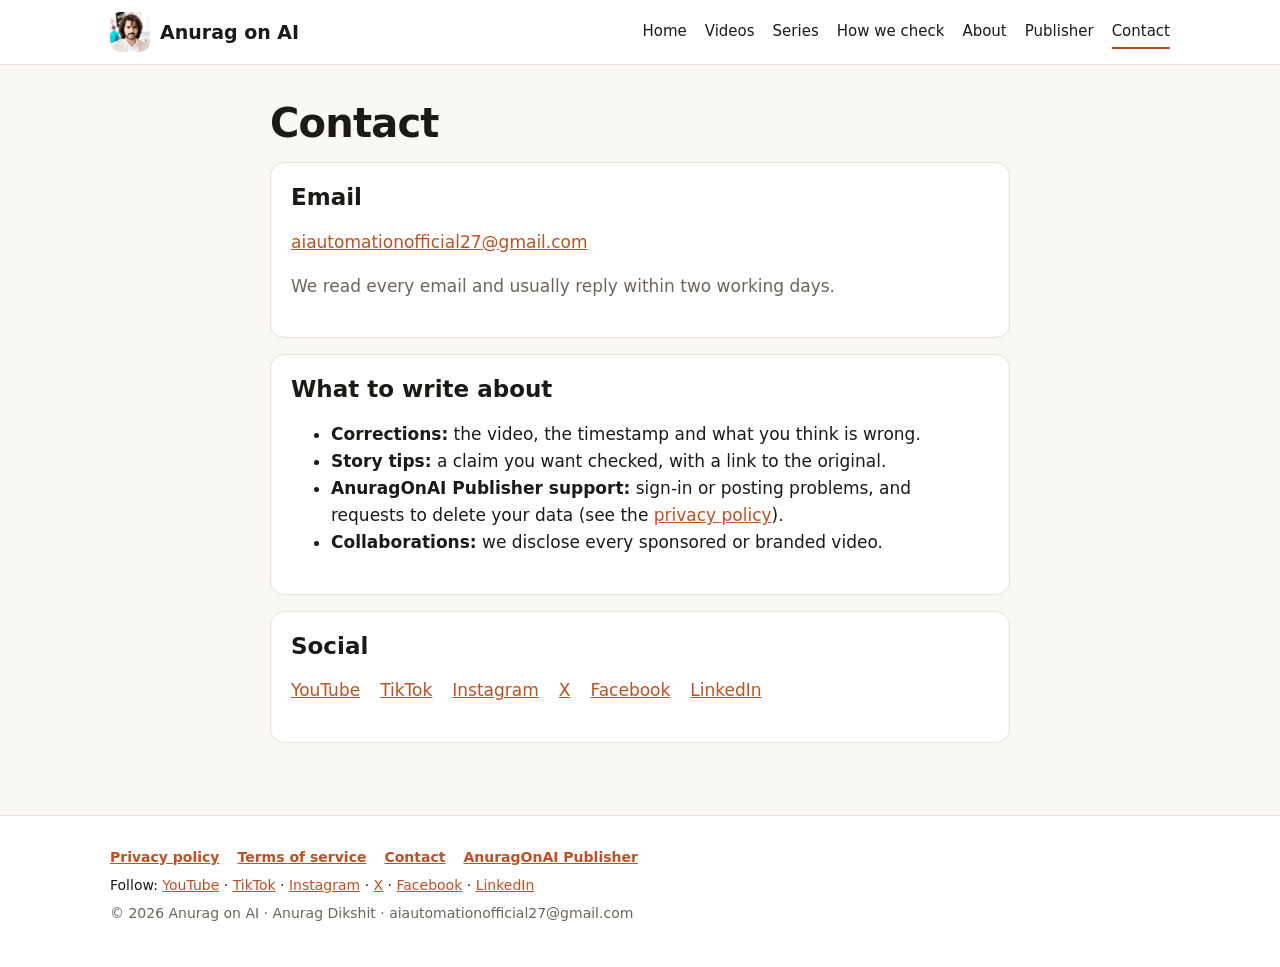
<file: contact.html>
<!doctype html><html lang="en"><head><meta charset="utf-8"><meta name="viewport" content="width=device-width,initial-scale=1"><title>Contact | Anurag on AI</title><meta name="description" content="Contact Anurag on AI: email, social accounts, corrections and Publisher support."><meta property="og:title" content="Contact | Anurag on AI"><meta property="og:description" content="Contact Anurag on AI: email, social accounts, corrections and Publisher support."><meta property="og:image" content="https://reenadikshit21-cpu.github.io/anuragonai-site/app-icon-1024.png"><link rel="icon" href="favicon.ico" sizes="48x48"><link rel="icon" type="image/png" sizes="32x32" href="favicon-32.png"><link rel="apple-touch-icon" href="apple-touch-icon.png"><link rel="stylesheet" href="site.css"></head><body><header class="site"><div class="wrap bar"><a class="brand" href="index.html"><img src="logo-256.png" alt="" width="40" height="40"><span>Anurag on AI</span></a><nav aria-label="Main"><a href="index.html">Home</a><a href="videos.html">Videos</a><a href="series.html">Series</a><a href="method.html">How we check</a><a href="about.html">About</a><a href="publisher-tool.html">Publisher</a><a href="contact.html" aria-current=page>Contact</a></nav></div></header><main class="wrap narrow"><h1>Contact</h1>
<div class="card"><h2>Email</h2><p><a href="mailto:aiautomationofficial27@gmail.com">aiautomationofficial27@gmail.com</a></p><p class="muted">We read every email and usually reply within two working days.</p></div>
<div class="card"><h2>What to write about</h2><ul><li><strong>Corrections:</strong> the video, the timestamp and what you think is wrong.</li>
<li><strong>Story tips:</strong> a claim you want checked, with a link to the original.</li>
<li><strong>AnuragOnAI Publisher support:</strong> sign-in or posting problems, and requests to delete your data (see the <a href="privacy.html">privacy policy</a>).</li>
<li><strong>Collaborations:</strong> we disclose every sponsored or branded video.</li></ul></div>
<div class="card"><h2>Social</h2><ul class="social"><li><a href="https://www.youtube.com/@AnuragonAi" rel="me">YouTube</a></li><li><a href="https://www.tiktok.com/@anuragonai" rel="me">TikTok</a></li><li><a href="https://www.instagram.com/anuragonai/" rel="me">Instagram</a></li><li><a href="https://x.com/AnuragonAi" rel="me">X</a></li><li><a href="https://www.facebook.com/profile.php?id=61595497713023" rel="me">Facebook</a></li><li><a href="https://www.linkedin.com/company/anuragonai" rel="me">LinkedIn</a></li></ul></div></main><footer class="site"><div class="wrap"><p class="fl"><a href="privacy.html">Privacy policy</a><a href="terms.html">Terms of service</a><a href="contact.html">Contact</a><a href="publisher-tool.html">AnuragOnAI Publisher</a></p><p>Follow: <a href="https://www.youtube.com/@AnuragonAi" rel="me">YouTube</a> · <a href="https://www.tiktok.com/@anuragonai" rel="me">TikTok</a> · <a href="https://www.instagram.com/anuragonai/" rel="me">Instagram</a> · <a href="https://x.com/AnuragonAi" rel="me">X</a> · <a href="https://www.facebook.com/profile.php?id=61595497713023" rel="me">Facebook</a> · <a href="https://www.linkedin.com/company/anuragonai" rel="me">LinkedIn</a></p><p class="muted">© 2026 Anurag on AI · Anurag Dikshit · aiautomationofficial27@gmail.com</p></div></footer></body></html>
</file>
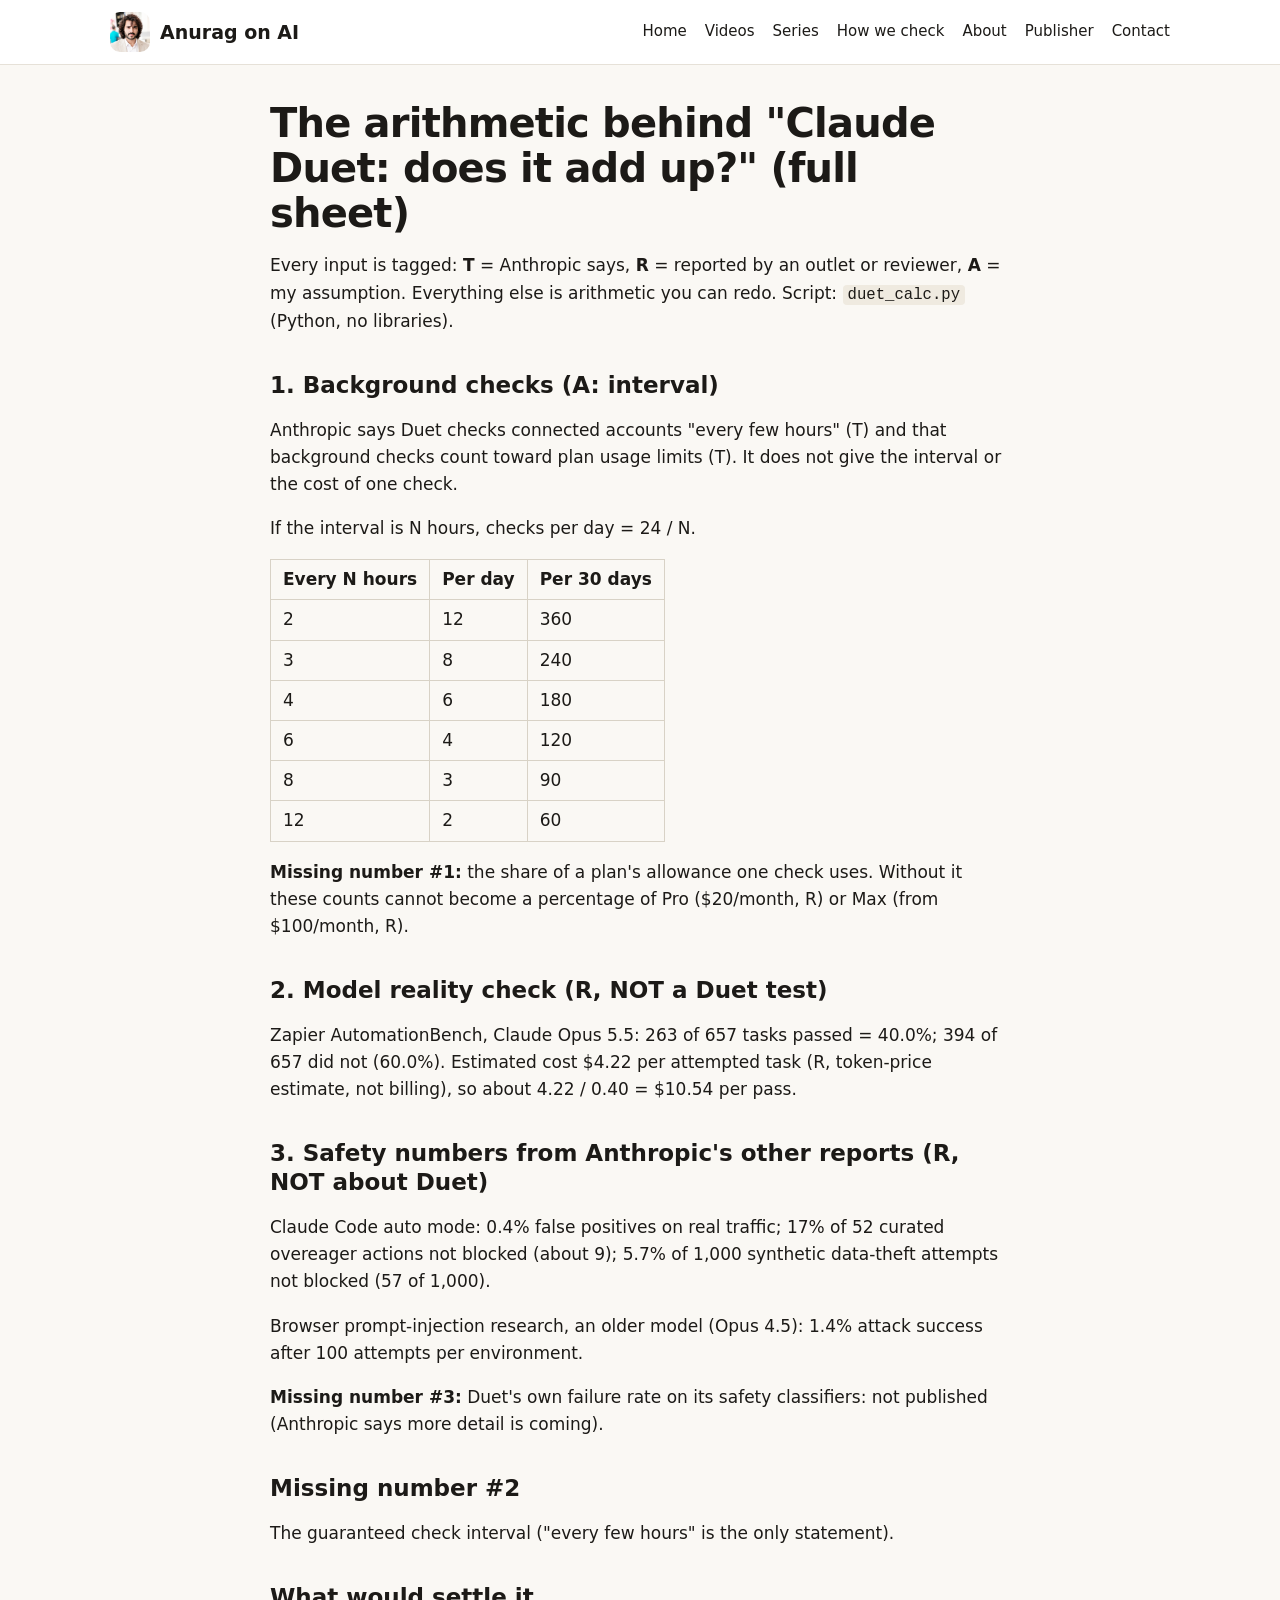
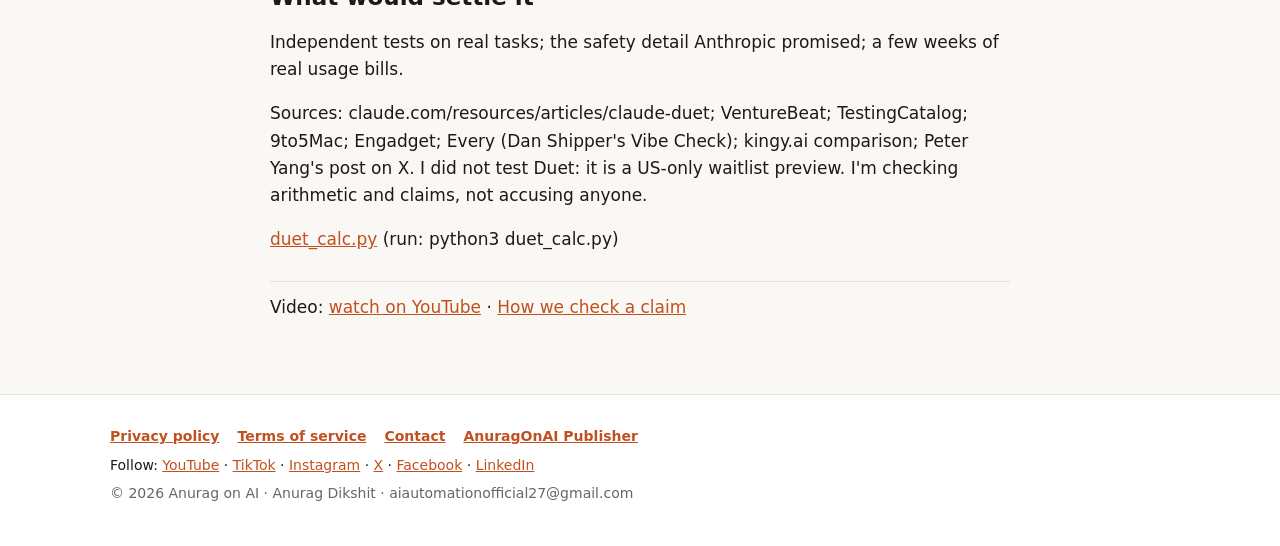
<file: duet-math.html>
<!doctype html><html lang="en"><head><meta charset="utf-8"><meta name="viewport" content="width=device-width,initial-scale=1"><title>The math: Claude Duet | Anurag on AI</title><meta name="description" content="What &quot;always on&quot; means when the agent checks in every few hours, and the numbers Anthropic has not published."><meta property="og:title" content="The math: Claude Duet | Anurag on AI"><meta property="og:description" content="What &quot;always on&quot; means when the agent checks in every few hours, and the numbers Anthropic has not published."><meta property="og:image" content="https://reenadikshit21-cpu.github.io/anuragonai-site/app-icon-1024.png"><link rel="icon" href="favicon.ico" sizes="48x48"><link rel="icon" type="image/png" sizes="32x32" href="favicon-32.png"><link rel="apple-touch-icon" href="apple-touch-icon.png"><link rel="stylesheet" href="site.css"></head><body><header class="site"><div class="wrap bar"><a class="brand" href="index.html"><img src="logo-256.png" alt="" width="40" height="40"><span>Anurag on AI</span></a><nav aria-label="Main"><a href="index.html">Home</a><a href="videos.html">Videos</a><a href="series.html">Series</a><a href="method.html">How we check</a><a href="about.html">About</a><a href="publisher-tool.html">Publisher</a><a href="contact.html">Contact</a></nav></div></header><main class="wrap narrow"><article class="worksheet"><h1>The arithmetic behind &quot;Claude Duet: does it add up?&quot; (full sheet)</h1>
<p>Every input is tagged: <strong>T</strong> = Anthropic says, <strong>R</strong> = reported by an outlet or reviewer, <strong>A</strong> = my assumption. Everything else is arithmetic you can redo. Script: <code>duet_calc.py</code> (Python, no libraries).</p>
<h2>1. Background checks (A: interval)</h2>
<p>Anthropic says Duet checks connected accounts &quot;every few hours&quot; (T) and that background checks count toward plan usage limits (T). It does not give the interval or the cost of one check.</p>
<p>If the interval is N hours, checks per day = 24 / N.</p>
<table><tr><th>Every N hours</th><th>Per day</th><th>Per 30 days</th></tr><tr><td>2</td><td>12</td><td>360</td></tr><tr><td>3</td><td>8</td><td>240</td></tr><tr><td>4</td><td>6</td><td>180</td></tr><tr><td>6</td><td>4</td><td>120</td></tr><tr><td>8</td><td>3</td><td>90</td></tr><tr><td>12</td><td>2</td><td>60</td></tr></table>
<p><strong>Missing number #1:</strong> the share of a plan&#x27;s allowance one check uses. Without it these counts cannot become a percentage of Pro ($20/month, R) or Max (from $100/month, R).</p>
<h2>2. Model reality check (R, NOT a Duet test)</h2>
<p>Zapier AutomationBench, Claude Opus 5.5: 263 of 657 tasks passed = 40.0%; 394 of 657 did not (60.0%). Estimated cost $4.22 per attempted task (R, token-price estimate, not billing), so about 4.22 / 0.40 = $10.54 per pass.</p>
<h2>3. Safety numbers from Anthropic&#x27;s other reports (R, NOT about Duet)</h2>
<p>Claude Code auto mode: 0.4% false positives on real traffic; 17% of 52 curated overeager actions not blocked (about 9); 5.7% of 1,000 synthetic data-theft attempts not blocked (57 of 1,000).</p>
<p>Browser prompt-injection research, an older model (Opus 4.5): 1.4% attack success after 100 attempts per environment.</p>
<p><strong>Missing number #3:</strong> Duet&#x27;s own failure rate on its safety classifiers: not published (Anthropic says more detail is coming).</p>
<h2>Missing number #2</h2>
<p>The guaranteed check interval (&quot;every few hours&quot; is the only statement).</p>
<h2>What would settle it</h2>
<p>Independent tests on real tasks; the safety detail Anthropic promised; a few weeks of real usage bills.</p>
<p>Sources: claude.com/resources/articles/claude-duet; VentureBeat; TestingCatalog; 9to5Mac; Engadget; Every (Dan Shipper&#x27;s Vibe Check); kingy.ai comparison; Peter Yang&#x27;s post on X. I did not test Duet: it is a US-only waitlist preview. I&#x27;m checking arithmetic and claims, not accusing anyone.</p>
<p><a href="duet_calc.py">duet_calc.py</a> (run: python3 duet_calc.py)</p><p class="wsfoot">Video: <a href="https://www.youtube.com/watch?v=G4hPhRQ150M">watch on YouTube</a> · <a href="method.html">How we check a claim</a></p></article></main><footer class="site"><div class="wrap"><p class="fl"><a href="privacy.html">Privacy policy</a><a href="terms.html">Terms of service</a><a href="contact.html">Contact</a><a href="publisher-tool.html">AnuragOnAI Publisher</a></p><p>Follow: <a href="https://www.youtube.com/@AnuragonAi" rel="me">YouTube</a> · <a href="https://www.tiktok.com/@anuragonai" rel="me">TikTok</a> · <a href="https://www.instagram.com/anuragonai/" rel="me">Instagram</a> · <a href="https://x.com/AnuragonAi" rel="me">X</a> · <a href="https://www.facebook.com/profile.php?id=61595497713023" rel="me">Facebook</a> · <a href="https://www.linkedin.com/company/anuragonai" rel="me">LinkedIn</a></p><p class="muted">© 2026 Anurag on AI · Anurag Dikshit · aiautomationofficial27@gmail.com</p></div></footer></body></html>
</file>
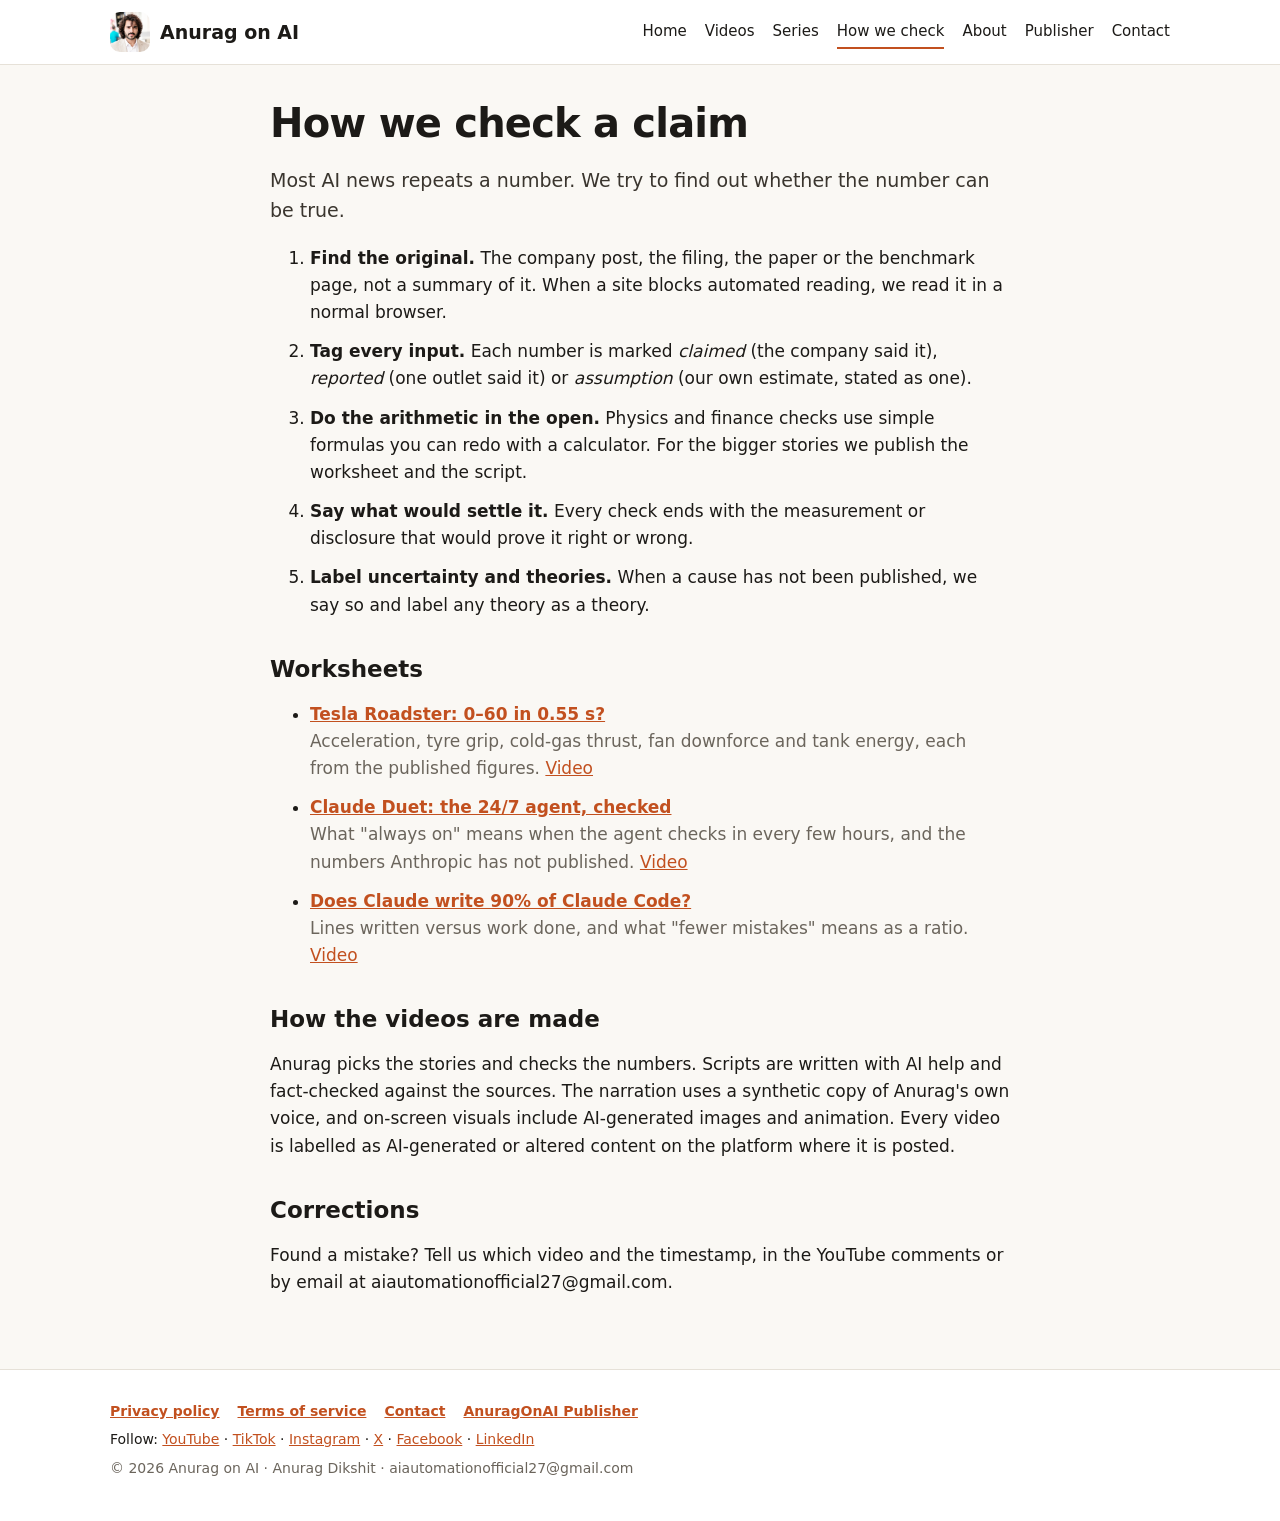
<file: method.html>
<!doctype html><html lang="en"><head><meta charset="utf-8"><meta name="viewport" content="width=device-width,initial-scale=1"><title>How we check a claim | Anurag on AI</title><meta name="description" content="How Anurag on AI checks AI and tech claims: every input tagged as claimed, reported or assumed, the arithmetic shown, and the worksheets published."><meta property="og:title" content="How we check a claim | Anurag on AI"><meta property="og:description" content="How Anurag on AI checks AI and tech claims: every input tagged as claimed, reported or assumed, the arithmetic shown, and the worksheets published."><meta property="og:image" content="https://reenadikshit21-cpu.github.io/anuragonai-site/app-icon-1024.png"><link rel="icon" href="favicon.ico" sizes="48x48"><link rel="icon" type="image/png" sizes="32x32" href="favicon-32.png"><link rel="apple-touch-icon" href="apple-touch-icon.png"><link rel="stylesheet" href="site.css"></head><body><header class="site"><div class="wrap bar"><a class="brand" href="index.html"><img src="logo-256.png" alt="" width="40" height="40"><span>Anurag on AI</span></a><nav aria-label="Main"><a href="index.html">Home</a><a href="videos.html">Videos</a><a href="series.html">Series</a><a href="method.html" aria-current=page>How we check</a><a href="about.html">About</a><a href="publisher-tool.html">Publisher</a><a href="contact.html">Contact</a></nav></div></header><main class="wrap narrow"><h1>How we check a claim</h1>
<p class="lead">Most AI news repeats a number. We try to find out whether the number can be true.</p>
<ol class="steps"><li><strong>Find the original.</strong> The company post, the filing, the paper or the benchmark page, not a summary of it. When a site blocks automated reading, we read it in a normal browser.</li>
<li><strong>Tag every input.</strong> Each number is marked <em>claimed</em> (the company said it), <em>reported</em> (one outlet said it) or <em>assumption</em> (our own estimate, stated as one).</li>
<li><strong>Do the arithmetic in the open.</strong> Physics and finance checks use simple formulas you can redo with a calculator. For the bigger stories we publish the worksheet and the script.</li>
<li><strong>Say what would settle it.</strong> Every check ends with the measurement or disclosure that would prove it right or wrong.</li>
<li><strong>Label uncertainty and theories.</strong> When a cause has not been published, we say so and label any theory as a theory.</li></ol>
<h2>Worksheets</h2><ul class="ws"><li><a href="roadster-math.html"><strong>Tesla Roadster: 0–60 in 0.55 s?</strong></a><br><span class="muted">Acceleration, tyre grip, cold-gas thrust, fan downforce and tank energy, each from the published figures. <a href="https://www.youtube.com/watch?v=pkUtqZX2dxc">Video</a></span></li><li><a href="duet-math.html"><strong>Claude Duet: the 24/7 agent, checked</strong></a><br><span class="muted">What "always on" means when the agent checks in every few hours, and the numbers Anthropic has not published. <a href="https://www.youtube.com/watch?v=G4hPhRQ150M">Video</a></span></li><li><a href="claude-code-90-math.html"><strong>Does Claude write 90% of Claude Code?</strong></a><br><span class="muted">Lines written versus work done, and what "fewer mistakes" means as a ratio. <a href="https://www.youtube.com/watch?v=VnpCh8Jc2lA">Video</a></span></li></ul>
<h2>How the videos are made</h2>
<p>Anurag picks the stories and checks the numbers. Scripts are written with AI help and fact-checked against the sources. The narration uses a synthetic copy of Anurag's own voice, and on-screen visuals include AI-generated images and animation. Every video is labelled as AI-generated or altered content on the platform where it is posted.</p>
<h2>Corrections</h2><p>Found a mistake? Tell us which video and the timestamp, in the YouTube comments or by email at aiautomationofficial27@gmail.com.</p></main><footer class="site"><div class="wrap"><p class="fl"><a href="privacy.html">Privacy policy</a><a href="terms.html">Terms of service</a><a href="contact.html">Contact</a><a href="publisher-tool.html">AnuragOnAI Publisher</a></p><p>Follow: <a href="https://www.youtube.com/@AnuragonAi" rel="me">YouTube</a> · <a href="https://www.tiktok.com/@anuragonai" rel="me">TikTok</a> · <a href="https://www.instagram.com/anuragonai/" rel="me">Instagram</a> · <a href="https://x.com/AnuragonAi" rel="me">X</a> · <a href="https://www.facebook.com/profile.php?id=61595497713023" rel="me">Facebook</a> · <a href="https://www.linkedin.com/company/anuragonai" rel="me">LinkedIn</a></p><p class="muted">© 2026 Anurag on AI · Anurag Dikshit · aiautomationofficial27@gmail.com</p></div></footer></body></html>
</file>
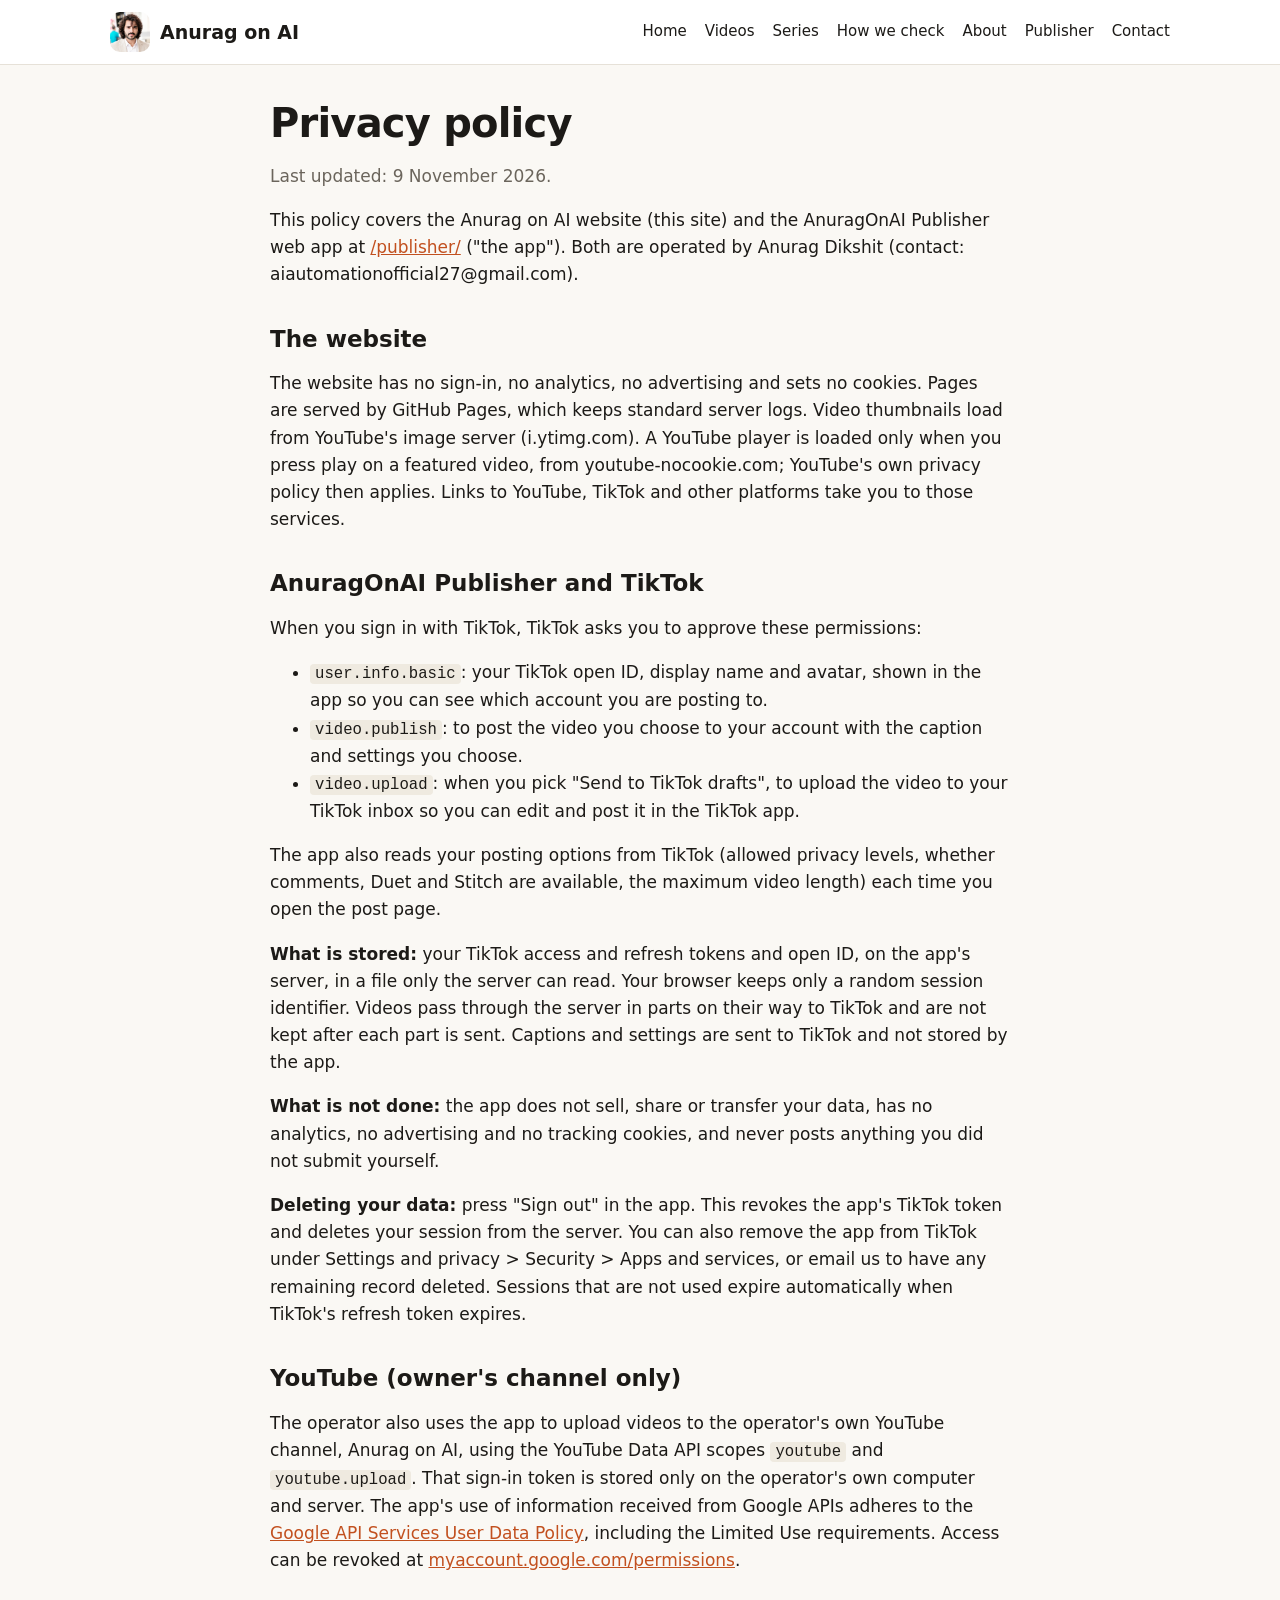
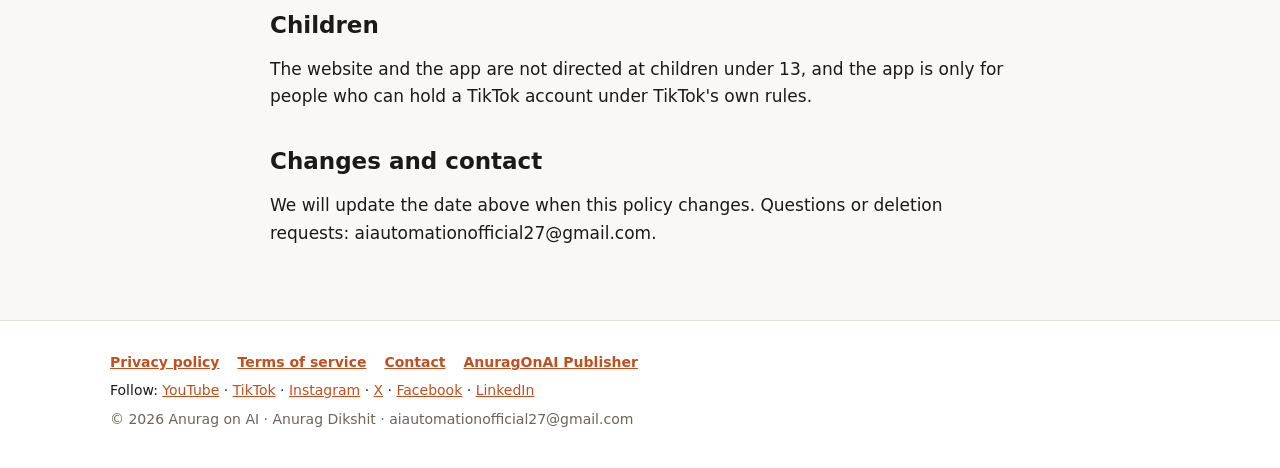
<file: privacy.html>
<!doctype html><html lang="en"><head><meta charset="utf-8"><meta name="viewport" content="width=device-width,initial-scale=1"><title>Privacy policy | Anurag on AI</title><meta name="description" content="Privacy policy for the Anurag on AI website and the AnuragOnAI Publisher web app."><meta property="og:title" content="Privacy policy | Anurag on AI"><meta property="og:description" content="Privacy policy for the Anurag on AI website and the AnuragOnAI Publisher web app."><meta property="og:image" content="https://reenadikshit21-cpu.github.io/anuragonai-site/app-icon-1024.png"><link rel="icon" href="favicon.ico" sizes="48x48"><link rel="icon" type="image/png" sizes="32x32" href="favicon-32.png"><link rel="apple-touch-icon" href="apple-touch-icon.png"><link rel="stylesheet" href="site.css"></head><body><header class="site"><div class="wrap bar"><a class="brand" href="index.html"><img src="logo-256.png" alt="" width="40" height="40"><span>Anurag on AI</span></a><nav aria-label="Main"><a href="index.html">Home</a><a href="videos.html">Videos</a><a href="series.html">Series</a><a href="method.html">How we check</a><a href="about.html">About</a><a href="publisher-tool.html">Publisher</a><a href="contact.html">Contact</a></nav></div></header><main class="wrap narrow"><h1>Privacy policy</h1><p class="muted">Last updated: 9 November 2026.</p>
<p>This policy covers the Anurag on AI website (this site) and the AnuragOnAI Publisher web app at <a href="publisher/">/publisher/</a> ("the app"). Both are operated by Anurag Dikshit (contact: aiautomationofficial27@gmail.com).</p>
<h2>The website</h2>
<p>The website has no sign-in, no analytics, no advertising and sets no cookies. Pages are served by GitHub Pages, which keeps standard server logs. Video thumbnails load from YouTube's image server (i.ytimg.com). A YouTube player is loaded only when you press play on a featured video, from youtube-nocookie.com; YouTube's own privacy policy then applies. Links to YouTube, TikTok and other platforms take you to those services.</p>
<h2>AnuragOnAI Publisher and TikTok</h2>
<p>When you sign in with TikTok, TikTok asks you to approve these permissions:</p>
<ul><li><code>user.info.basic</code>: your TikTok open ID, display name and avatar, shown in the app so you can see which account you are posting to.</li>
<li><code>video.publish</code>: to post the video you choose to your account with the caption and settings you choose.</li>
<li><code>video.upload</code>: when you pick "Send to TikTok drafts", to upload the video to your TikTok inbox so you can edit and post it in the TikTok app.</li></ul>
<p>The app also reads your posting options from TikTok (allowed privacy levels, whether comments, Duet and Stitch are available, the maximum video length) each time you open the post page.</p>
<p><strong>What is stored:</strong> your TikTok access and refresh tokens and open ID, on the app's server, in a file only the server can read. Your browser keeps only a random session identifier. Videos pass through the server in parts on their way to TikTok and are not kept after each part is sent. Captions and settings are sent to TikTok and not stored by the app.</p>
<p><strong>What is not done:</strong> the app does not sell, share or transfer your data, has no analytics, no advertising and no tracking cookies, and never posts anything you did not submit yourself.</p>
<p><strong>Deleting your data:</strong> press "Sign out" in the app. This revokes the app's TikTok token and deletes your session from the server. You can also remove the app from TikTok under Settings and privacy &gt; Security &gt; Apps and services, or email us to have any remaining record deleted. Sessions that are not used expire automatically when TikTok's refresh token expires.</p>
<h2>YouTube (owner's channel only)</h2>
<p>The operator also uses the app to upload videos to the operator's own YouTube channel, Anurag on AI, using the YouTube Data API scopes <code>youtube</code> and <code>youtube.upload</code>. That sign-in token is stored only on the operator's own computer and server. The app's use of information received from Google APIs adheres to the <a href="https://developers.google.com/terms/api-services-user-data-policy">Google API Services User Data Policy</a>, including the Limited Use requirements. Access can be revoked at <a href="https://myaccount.google.com/permissions">myaccount.google.com/permissions</a>.</p>
<h2>Children</h2><p>The website and the app are not directed at children under 13, and the app is only for people who can hold a TikTok account under TikTok's own rules.</p>
<h2>Changes and contact</h2><p>We will update the date above when this policy changes. Questions or deletion requests: aiautomationofficial27@gmail.com.</p></main><footer class="site"><div class="wrap"><p class="fl"><a href="privacy.html">Privacy policy</a><a href="terms.html">Terms of service</a><a href="contact.html">Contact</a><a href="publisher-tool.html">AnuragOnAI Publisher</a></p><p>Follow: <a href="https://www.youtube.com/@AnuragonAi" rel="me">YouTube</a> · <a href="https://www.tiktok.com/@anuragonai" rel="me">TikTok</a> · <a href="https://www.instagram.com/anuragonai/" rel="me">Instagram</a> · <a href="https://x.com/AnuragonAi" rel="me">X</a> · <a href="https://www.facebook.com/profile.php?id=61595497713023" rel="me">Facebook</a> · <a href="https://www.linkedin.com/company/anuragonai" rel="me">LinkedIn</a></p><p class="muted">© 2026 Anurag on AI · Anurag Dikshit · aiautomationofficial27@gmail.com</p></div></footer></body></html>
</file>
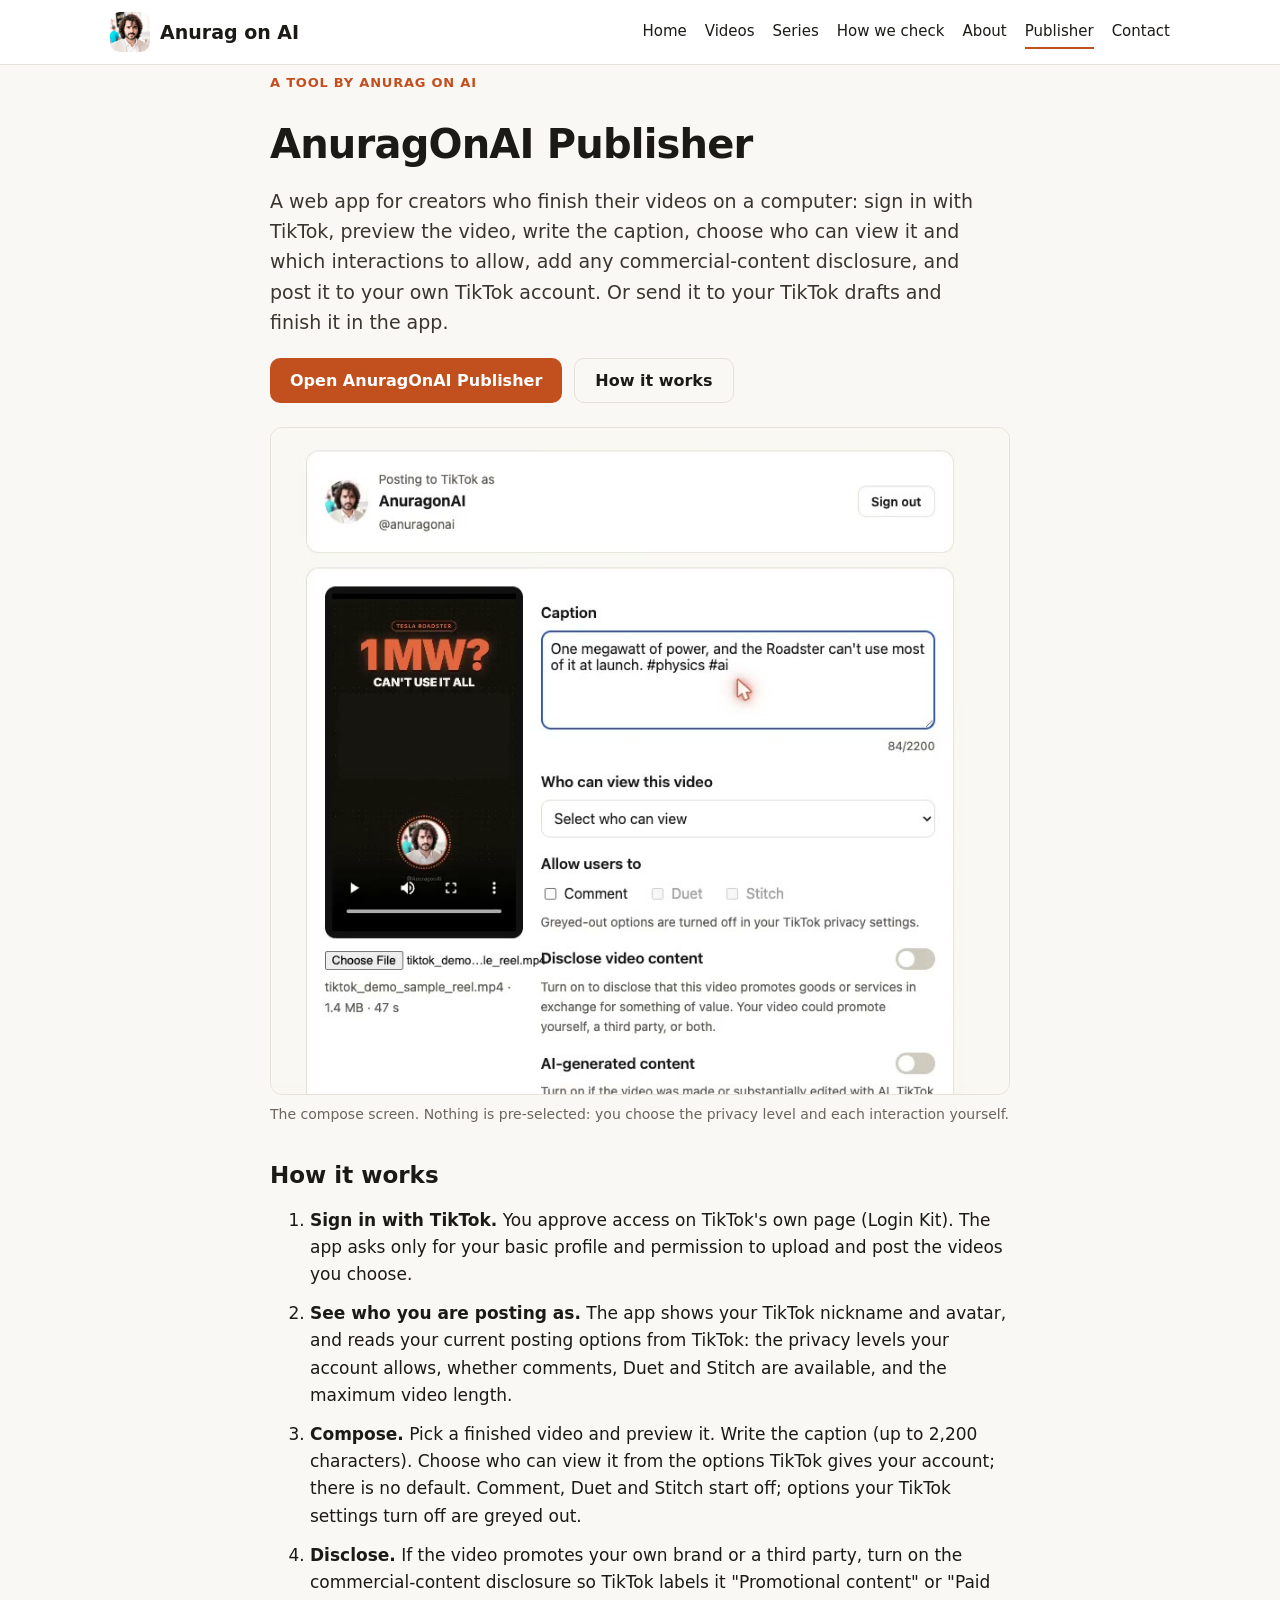
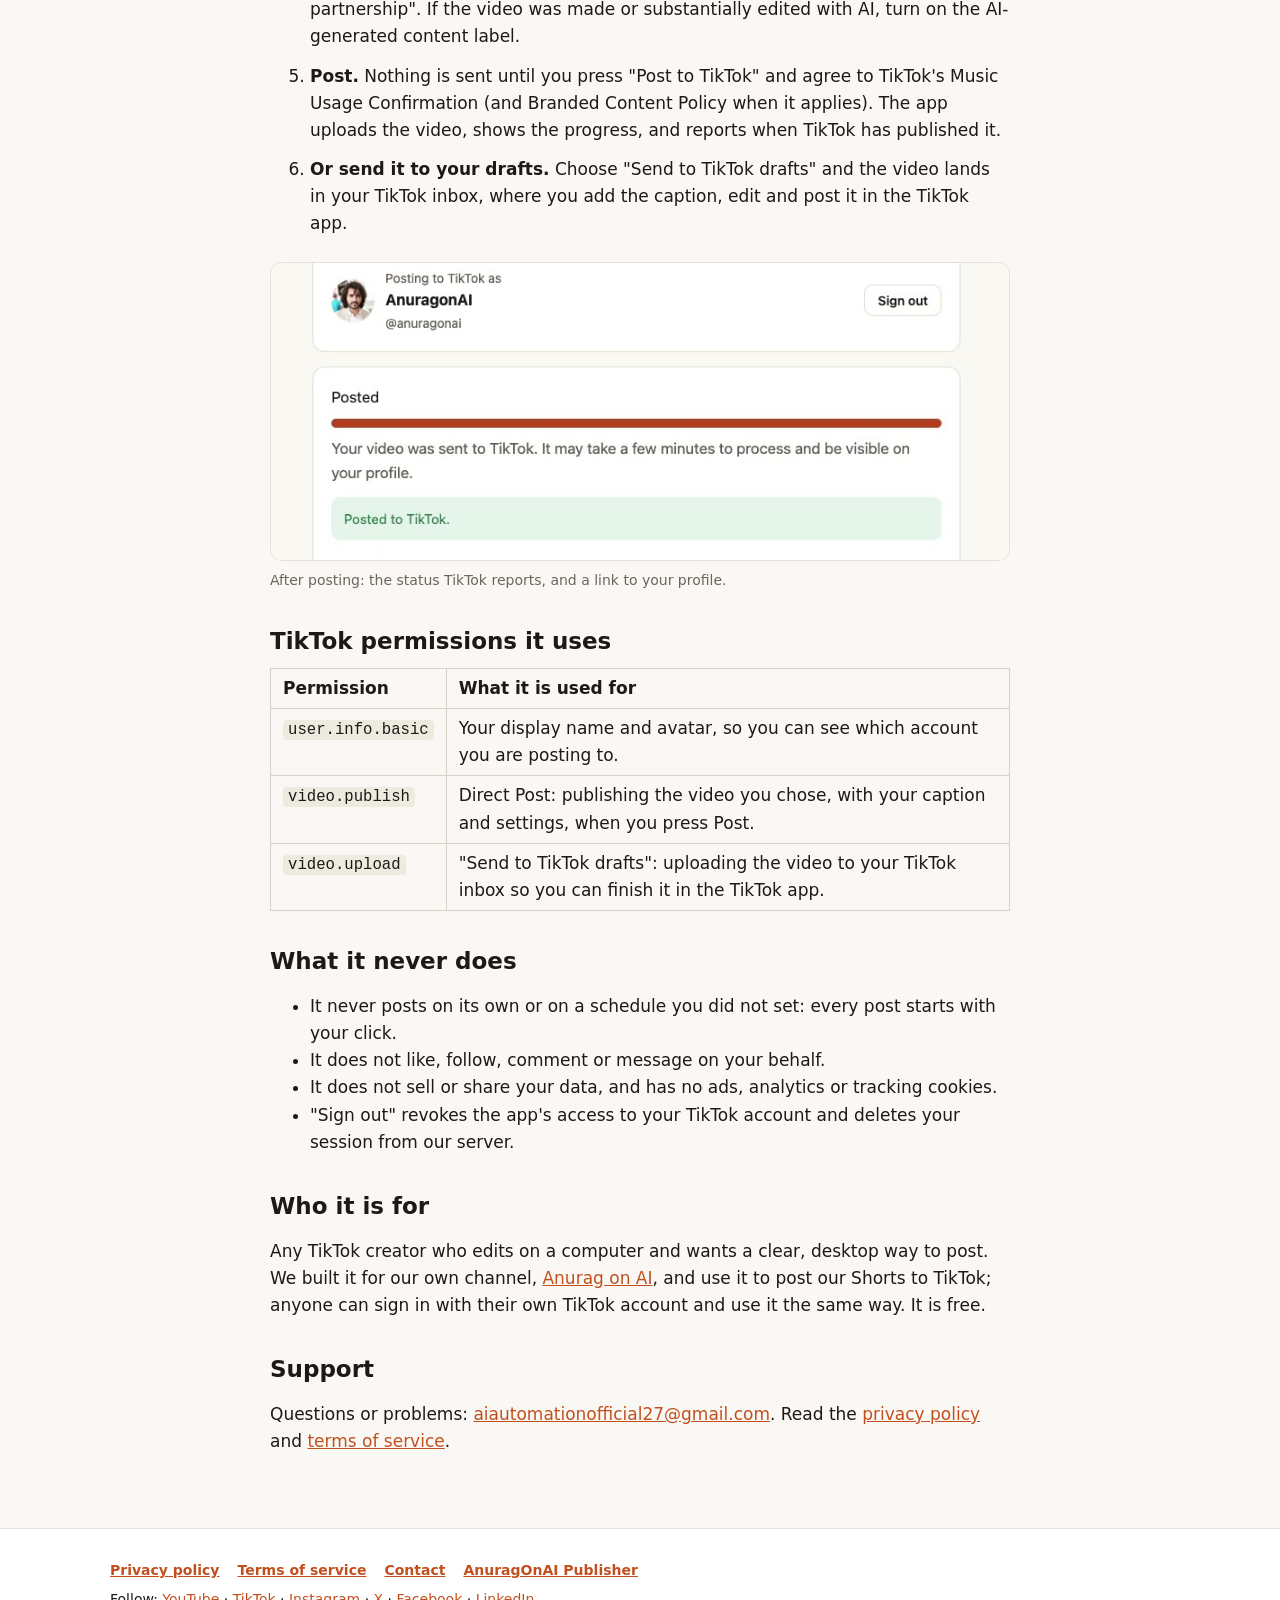
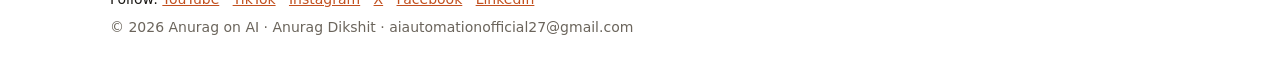
<file: publisher-tool.html>
<!doctype html><html lang="en"><head><meta charset="utf-8"><meta name="viewport" content="width=device-width,initial-scale=1"><title>AnuragOnAI Publisher: post finished videos to TikTok from the web</title><meta name="description" content="AnuragOnAI Publisher is a web app for creators: sign in with TikTok, preview your video, write the caption, choose privacy, interactions and disclosure, and post it to your TikTok account."><meta property="og:title" content="AnuragOnAI Publisher: post finished videos to TikTok from the web"><meta property="og:description" content="AnuragOnAI Publisher is a web app for creators: sign in with TikTok, preview your video, write the caption, choose privacy, interactions and disclosure, and post it to your TikTok account."><meta property="og:image" content="https://reenadikshit21-cpu.github.io/anuragonai-site/app-icon-1024.png"><link rel="icon" href="favicon.ico" sizes="48x48"><link rel="icon" type="image/png" sizes="32x32" href="favicon-32.png"><link rel="apple-touch-icon" href="apple-touch-icon.png"><link rel="stylesheet" href="site.css"></head><body><header class="site"><div class="wrap bar"><a class="brand" href="index.html"><img src="logo-256.png" alt="" width="40" height="40"><span>Anurag on AI</span></a><nav aria-label="Main"><a href="index.html">Home</a><a href="videos.html">Videos</a><a href="series.html">Series</a><a href="method.html">How we check</a><a href="about.html">About</a><a href="publisher-tool.html" aria-current=page>Publisher</a><a href="contact.html">Contact</a></nav></div></header><main class="wrap narrow"><p class="kicker">A tool by Anurag on AI</p><h1>AnuragOnAI Publisher</h1>
<p class="lead">A web app for creators who finish their videos on a computer: sign in with TikTok, preview the video, write the caption, choose who can view it and which interactions to allow, add any commercial-content disclosure, and post it to your own TikTok account. Or send it to your TikTok drafts and finish it in the app.</p>
<p class="ctas"><a class="btn" href="publisher/">Open AnuragOnAI Publisher</a><a class="btn ghost" href="#how">How it works</a></p>
<figure class="shot"><img src="img/publisher-compose.jpg" alt="The Publisher compose screen: the signed-in TikTok account, a video preview, the caption box, the privacy menu with nothing pre-selected, the Comment/Duet/Stitch options and the disclosure switches." width="820" height="740"><figcaption>The compose screen. Nothing is pre-selected: you choose the privacy level and each interaction yourself.</figcaption></figure>
<h2 id="how">How it works</h2>
<ol class="steps"><li><strong>Sign in with TikTok.</strong> You approve access on TikTok's own page (Login Kit). The app asks only for your basic profile and permission to upload and post the videos you choose.</li>
<li><strong>See who you are posting as.</strong> The app shows your TikTok nickname and avatar, and reads your current posting options from TikTok: the privacy levels your account allows, whether comments, Duet and Stitch are available, and the maximum video length.</li>
<li><strong>Compose.</strong> Pick a finished video and preview it. Write the caption (up to 2,200 characters). Choose who can view it from the options TikTok gives your account; there is no default. Comment, Duet and Stitch start off; options your TikTok settings turn off are greyed out.</li>
<li><strong>Disclose.</strong> If the video promotes your own brand or a third party, turn on the commercial-content disclosure so TikTok labels it "Promotional content" or "Paid partnership". If the video was made or substantially edited with AI, turn on the AI-generated content label.</li>
<li><strong>Post.</strong> Nothing is sent until you press "Post to TikTok" and agree to TikTok's Music Usage Confirmation (and Branded Content Policy when it applies). The app uploads the video, shows the progress, and reports when TikTok has published it.</li>
<li><strong>Or send it to your drafts.</strong> Choose "Send to TikTok drafts" and the video lands in your TikTok inbox, where you add the caption, edit and post it in the TikTok app.</li></ol>
<figure class="shot"><img src="img/publisher-posted.jpg" alt="The Publisher after posting: a full progress bar and the message Posted to TikTok, with a link to the TikTok profile." width="820" height="330"><figcaption>After posting: the status TikTok reports, and a link to your profile.</figcaption></figure>
<h2>TikTok permissions it uses</h2>
<table class="tbl"><tr><th>Permission</th><th>What it is used for</th></tr>
<tr><td><code>user.info.basic</code></td><td>Your display name and avatar, so you can see which account you are posting to.</td></tr>
<tr><td><code>video.publish</code></td><td>Direct Post: publishing the video you chose, with your caption and settings, when you press Post.</td></tr>
<tr><td><code>video.upload</code></td><td>"Send to TikTok drafts": uploading the video to your TikTok inbox so you can finish it in the TikTok app.</td></tr></table>
<h2>What it never does</h2>
<ul><li>It never posts on its own or on a schedule you did not set: every post starts with your click.</li><li>It does not like, follow, comment or message on your behalf.</li><li>It does not sell or share your data, and has no ads, analytics or tracking cookies.</li><li>"Sign out" revokes the app's access to your TikTok account and deletes your session from our server.</li></ul>
<h2>Who it is for</h2>
<p>Any TikTok creator who edits on a computer and wants a clear, desktop way to post. We built it for our own channel, <a href="index.html">Anurag on AI</a>, and use it to post our Shorts to TikTok; anyone can sign in with their own TikTok account and use it the same way. It is free.</p>
<h2>Support</h2><p>Questions or problems: <a href="mailto:aiautomationofficial27@gmail.com">aiautomationofficial27@gmail.com</a>. Read the <a href="privacy.html">privacy policy</a> and <a href="terms.html">terms of service</a>.</p></main><footer class="site"><div class="wrap"><p class="fl"><a href="privacy.html">Privacy policy</a><a href="terms.html">Terms of service</a><a href="contact.html">Contact</a><a href="publisher-tool.html">AnuragOnAI Publisher</a></p><p>Follow: <a href="https://www.youtube.com/@AnuragonAi" rel="me">YouTube</a> · <a href="https://www.tiktok.com/@anuragonai" rel="me">TikTok</a> · <a href="https://www.instagram.com/anuragonai/" rel="me">Instagram</a> · <a href="https://x.com/AnuragonAi" rel="me">X</a> · <a href="https://www.facebook.com/profile.php?id=61595497713023" rel="me">Facebook</a> · <a href="https://www.linkedin.com/company/anuragonai" rel="me">LinkedIn</a></p><p class="muted">© 2026 Anurag on AI · Anurag Dikshit · aiautomationofficial27@gmail.com</p></div></footer></body></html>
</file>
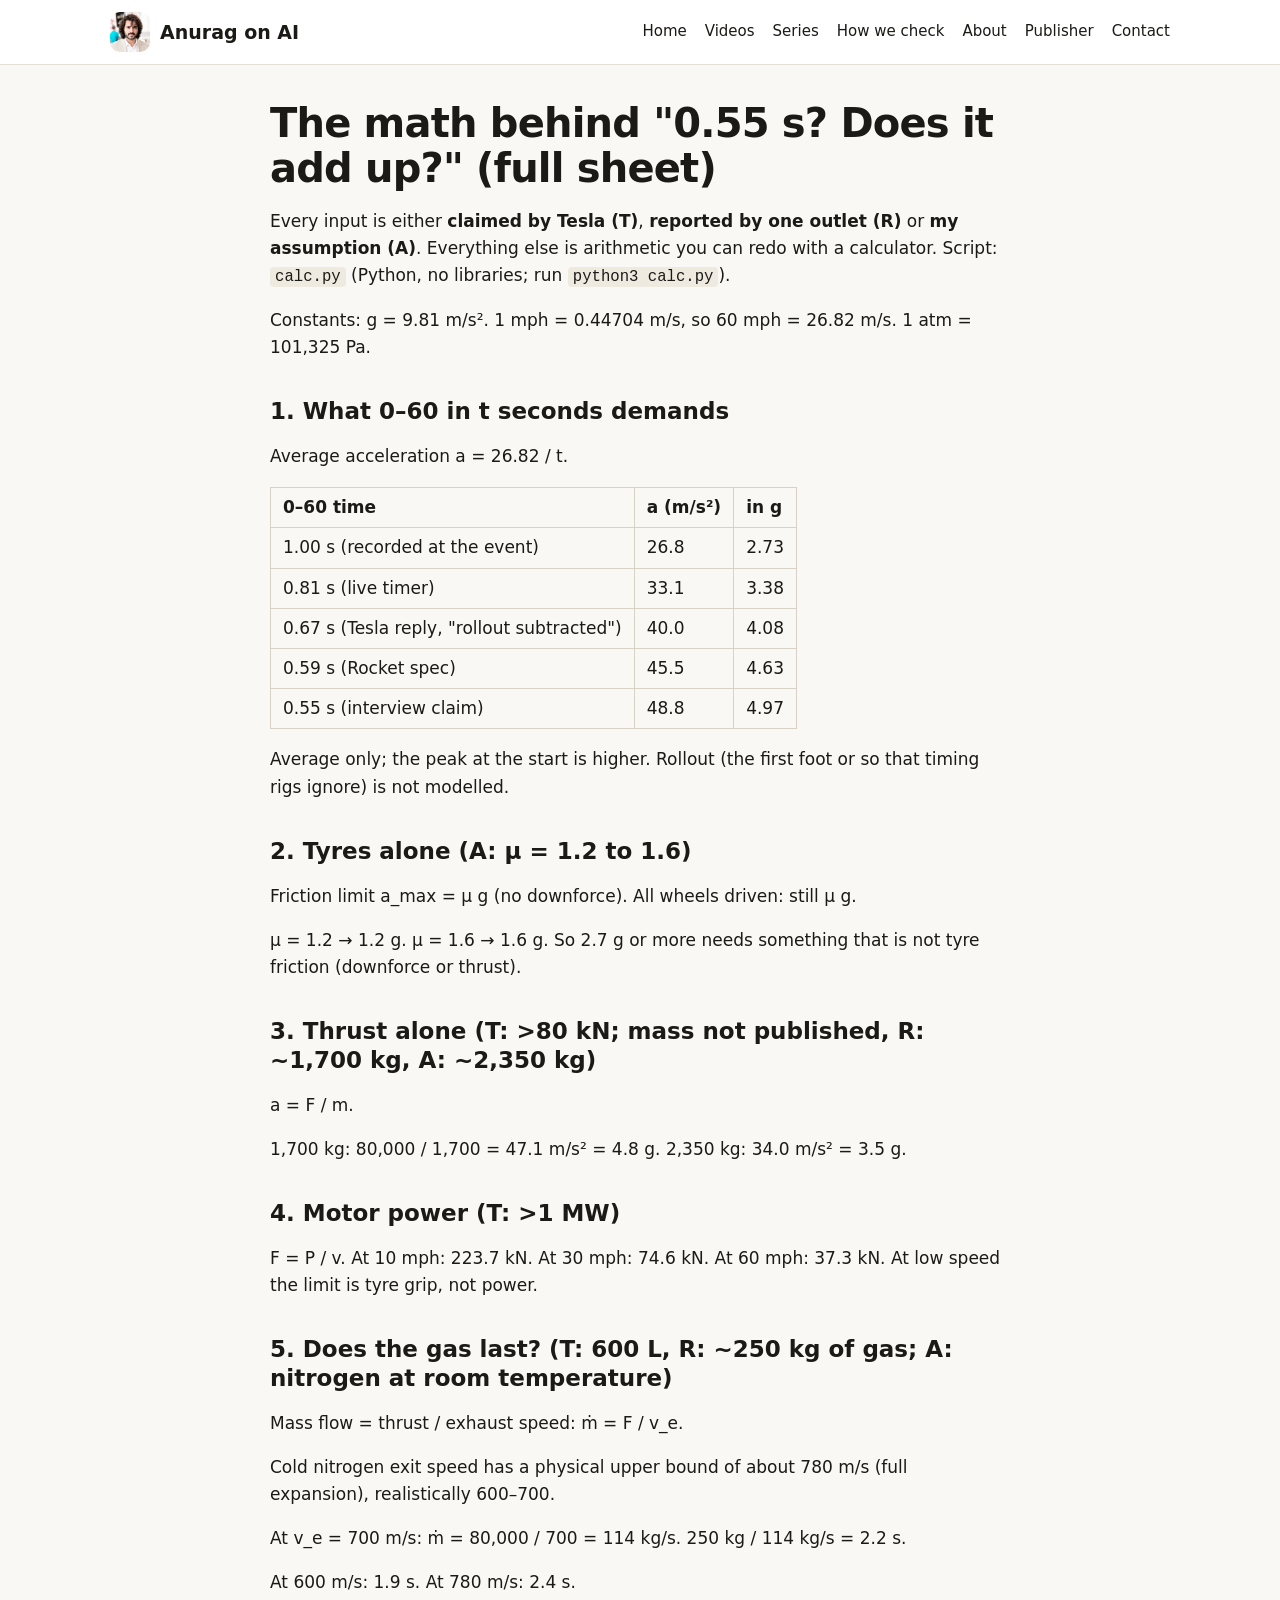
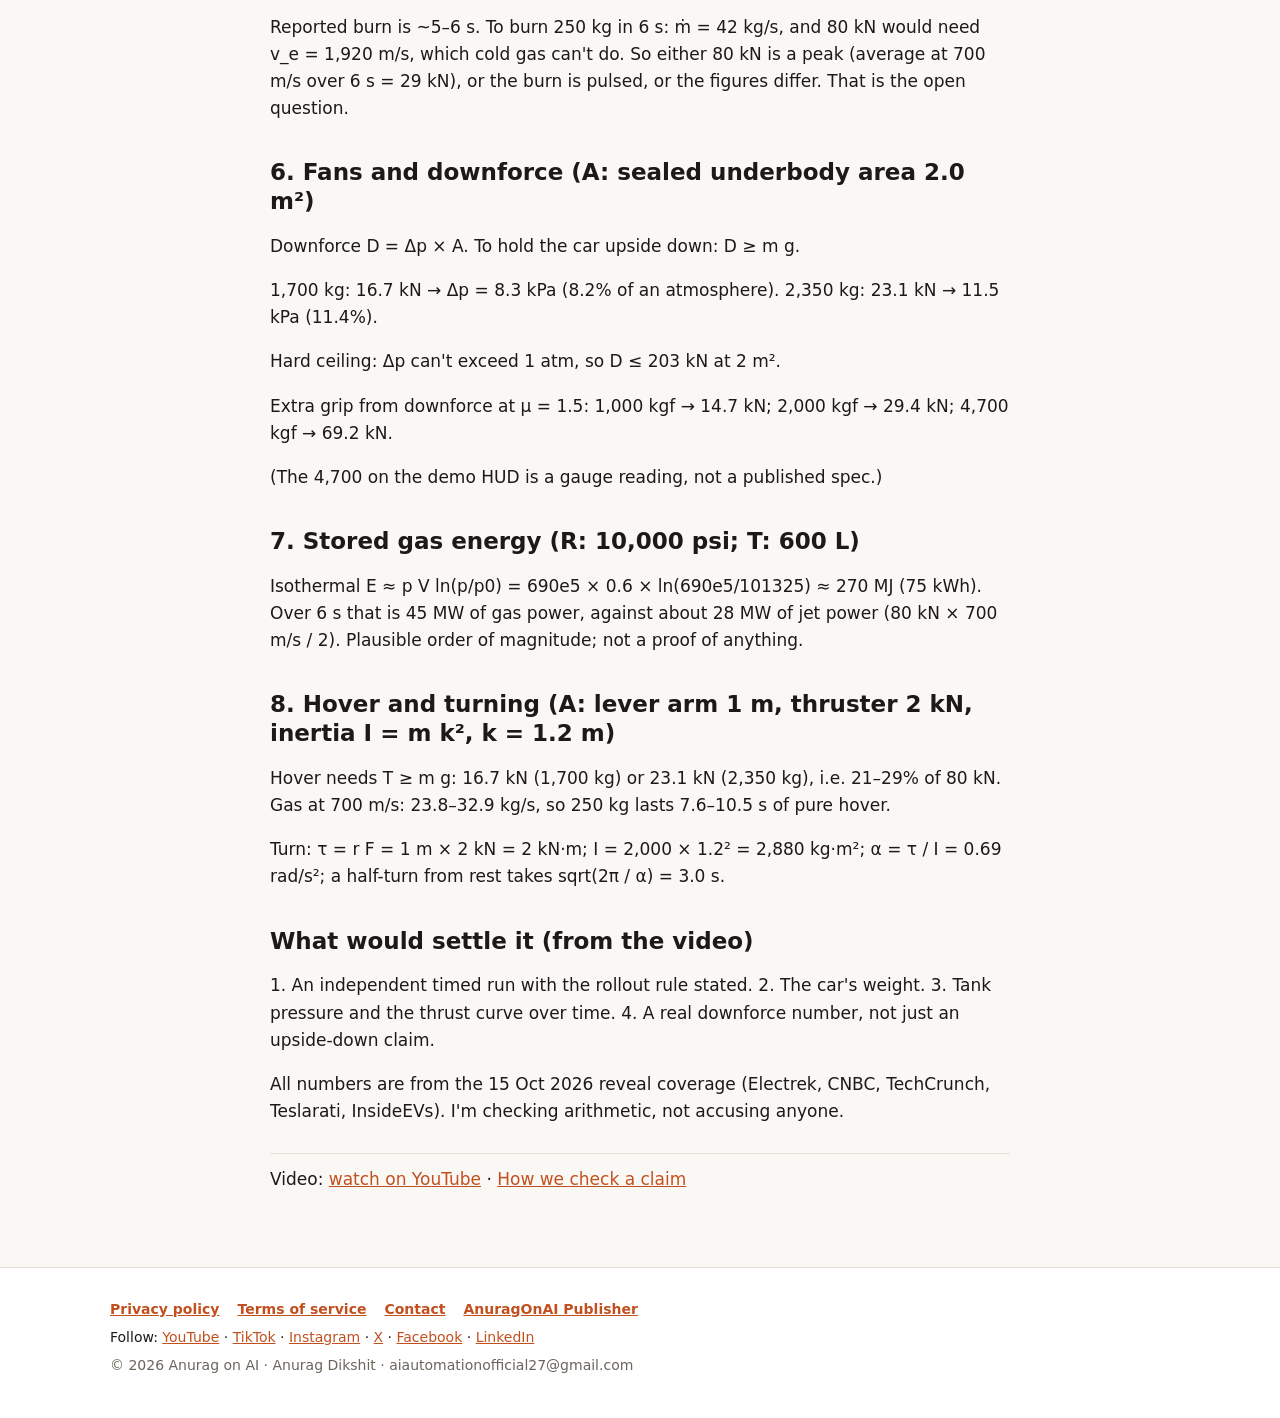
<file: roadster-math.html>
<!doctype html><html lang="en"><head><meta charset="utf-8"><meta name="viewport" content="width=device-width,initial-scale=1"><title>The math: Tesla Roadster 0.55 s | Anurag on AI</title><meta name="description" content="Acceleration, tyre grip, cold-gas thrust, fan downforce and tank energy, each from the published figures."><meta property="og:title" content="The math: Tesla Roadster 0.55 s | Anurag on AI"><meta property="og:description" content="Acceleration, tyre grip, cold-gas thrust, fan downforce and tank energy, each from the published figures."><meta property="og:image" content="https://reenadikshit21-cpu.github.io/anuragonai-site/app-icon-1024.png"><link rel="icon" href="favicon.ico" sizes="48x48"><link rel="icon" type="image/png" sizes="32x32" href="favicon-32.png"><link rel="apple-touch-icon" href="apple-touch-icon.png"><link rel="stylesheet" href="site.css"></head><body><header class="site"><div class="wrap bar"><a class="brand" href="index.html"><img src="logo-256.png" alt="" width="40" height="40"><span>Anurag on AI</span></a><nav aria-label="Main"><a href="index.html">Home</a><a href="videos.html">Videos</a><a href="series.html">Series</a><a href="method.html">How we check</a><a href="about.html">About</a><a href="publisher-tool.html">Publisher</a><a href="contact.html">Contact</a></nav></div></header><main class="wrap narrow"><article class="worksheet"><h1>The math behind &quot;0.55 s? Does it add up?&quot; (full sheet)</h1>
<p>Every input is either <strong>claimed by Tesla (T)</strong>, <strong>reported by one outlet (R)</strong> or <strong>my assumption (A)</strong>. Everything else is arithmetic you can redo with a calculator. Script: <code>calc.py</code> (Python, no libraries; run <code>python3 calc.py</code>).</p>
<p>Constants: g = 9.81 m/s². 1 mph = 0.44704 m/s, so 60 mph = 26.82 m/s. 1 atm = 101,325 Pa.</p>
<h2>1. What 0–60 in t seconds demands</h2>
<p>Average acceleration a = 26.82 / t.</p>
<table><tr><th>0–60 time</th><th>a (m/s²)</th><th>in g</th></tr><tr><td>1.00 s (recorded at the event)</td><td>26.8</td><td>2.73</td></tr><tr><td>0.81 s (live timer)</td><td>33.1</td><td>3.38</td></tr><tr><td>0.67 s (Tesla reply, &quot;rollout subtracted&quot;)</td><td>40.0</td><td>4.08</td></tr><tr><td>0.59 s (Rocket spec)</td><td>45.5</td><td>4.63</td></tr><tr><td>0.55 s (interview claim)</td><td>48.8</td><td>4.97</td></tr></table>
<p>Average only; the peak at the start is higher. Rollout (the first foot or so that timing rigs ignore) is not modelled.</p>
<h2>2. Tyres alone (A: μ = 1.2 to 1.6)</h2>
<p>Friction limit a_max = μ g (no downforce). All wheels driven: still μ g.</p>
<p>μ = 1.2 → 1.2 g. μ = 1.6 → 1.6 g. So 2.7 g or more needs something that is not tyre friction (downforce or thrust).</p>
<h2>3. Thrust alone (T: &gt;80 kN; mass not published, R: ~1,700 kg, A: ~2,350 kg)</h2>
<p>a = F / m.</p>
<p>1,700 kg: 80,000 / 1,700 = 47.1 m/s² = 4.8 g. 2,350 kg: 34.0 m/s² = 3.5 g.</p>
<h2>4. Motor power (T: &gt;1 MW)</h2>
<p>F = P / v. At 10 mph: 223.7 kN. At 30 mph: 74.6 kN. At 60 mph: 37.3 kN. At low speed the limit is tyre grip, not power.</p>
<h2>5. Does the gas last? (T: 600 L, R: ~250 kg of gas; A: nitrogen at room temperature)</h2>
<p>Mass flow = thrust / exhaust speed: ṁ = F / v_e.</p>
<p>Cold nitrogen exit speed has a physical upper bound of about 780 m/s (full expansion), realistically 600–700.</p>
<p>At v_e = 700 m/s: ṁ = 80,000 / 700 = 114 kg/s. 250 kg / 114 kg/s = 2.2 s.</p>
<p>At 600 m/s: 1.9 s. At 780 m/s: 2.4 s.</p>
<p>Reported burn is ~5–6 s. To burn 250 kg in 6 s: ṁ = 42 kg/s, and 80 kN would need v_e = 1,920 m/s, which cold gas can&#x27;t do. So either 80 kN is a peak (average at 700 m/s over 6 s = 29 kN), or the burn is pulsed, or the figures differ. That is the open question.</p>
<h2>6. Fans and downforce (A: sealed underbody area 2.0 m²)</h2>
<p>Downforce D = Δp × A. To hold the car upside down: D ≥ m g.</p>
<p>1,700 kg: 16.7 kN → Δp = 8.3 kPa (8.2% of an atmosphere). 2,350 kg: 23.1 kN → 11.5 kPa (11.4%).</p>
<p>Hard ceiling: Δp can&#x27;t exceed 1 atm, so D ≤ 203 kN at 2 m².</p>
<p>Extra grip from downforce at μ = 1.5: 1,000 kgf → 14.7 kN; 2,000 kgf → 29.4 kN; 4,700 kgf → 69.2 kN.</p>
<p>(The 4,700 on the demo HUD is a gauge reading, not a published spec.)</p>
<h2>7. Stored gas energy (R: 10,000 psi; T: 600 L)</h2>
<p>Isothermal E ≈ p V ln(p/p0) = 690e5 × 0.6 × ln(690e5/101325) ≈ 270 MJ (75 kWh). Over 6 s that is 45 MW of gas power, against about 28 MW of jet power (80 kN × 700 m/s / 2). Plausible order of magnitude; not a proof of anything.</p>
<h2>8. Hover and turning (A: lever arm 1 m, thruster 2 kN, inertia I = m k², k = 1.2 m)</h2>
<p>Hover needs T ≥ m g: 16.7 kN (1,700 kg) or 23.1 kN (2,350 kg), i.e. 21–29% of 80 kN. Gas at 700 m/s: 23.8–32.9 kg/s, so 250 kg lasts 7.6–10.5 s of pure hover.</p>
<p>Turn: τ = r F = 1 m × 2 kN = 2 kN·m; I = 2,000 × 1.2² = 2,880 kg·m²; α = τ / I = 0.69 rad/s²; a half-turn from rest takes sqrt(2π / α) = 3.0 s.</p>
<h2>What would settle it (from the video)</h2>
<p>1. An independent timed run with the rollout rule stated. 2. The car&#x27;s weight. 3. Tank pressure and the thrust curve over time. 4. A real downforce number, not just an upside-down claim.</p>
<p>All numbers are from the 15 Oct 2026 reveal coverage (Electrek, CNBC, TechCrunch, Teslarati, InsideEVs). I&#x27;m checking arithmetic, not accusing anyone.</p><p class="wsfoot">Video: <a href="https://www.youtube.com/watch?v=pkUtqZX2dxc">watch on YouTube</a> · <a href="method.html">How we check a claim</a></p></article></main><footer class="site"><div class="wrap"><p class="fl"><a href="privacy.html">Privacy policy</a><a href="terms.html">Terms of service</a><a href="contact.html">Contact</a><a href="publisher-tool.html">AnuragOnAI Publisher</a></p><p>Follow: <a href="https://www.youtube.com/@AnuragonAi" rel="me">YouTube</a> · <a href="https://www.tiktok.com/@anuragonai" rel="me">TikTok</a> · <a href="https://www.instagram.com/anuragonai/" rel="me">Instagram</a> · <a href="https://x.com/AnuragonAi" rel="me">X</a> · <a href="https://www.facebook.com/profile.php?id=61595497713023" rel="me">Facebook</a> · <a href="https://www.linkedin.com/company/anuragonai" rel="me">LinkedIn</a></p><p class="muted">© 2026 Anurag on AI · Anurag Dikshit · aiautomationofficial27@gmail.com</p></div></footer></body></html>
</file>
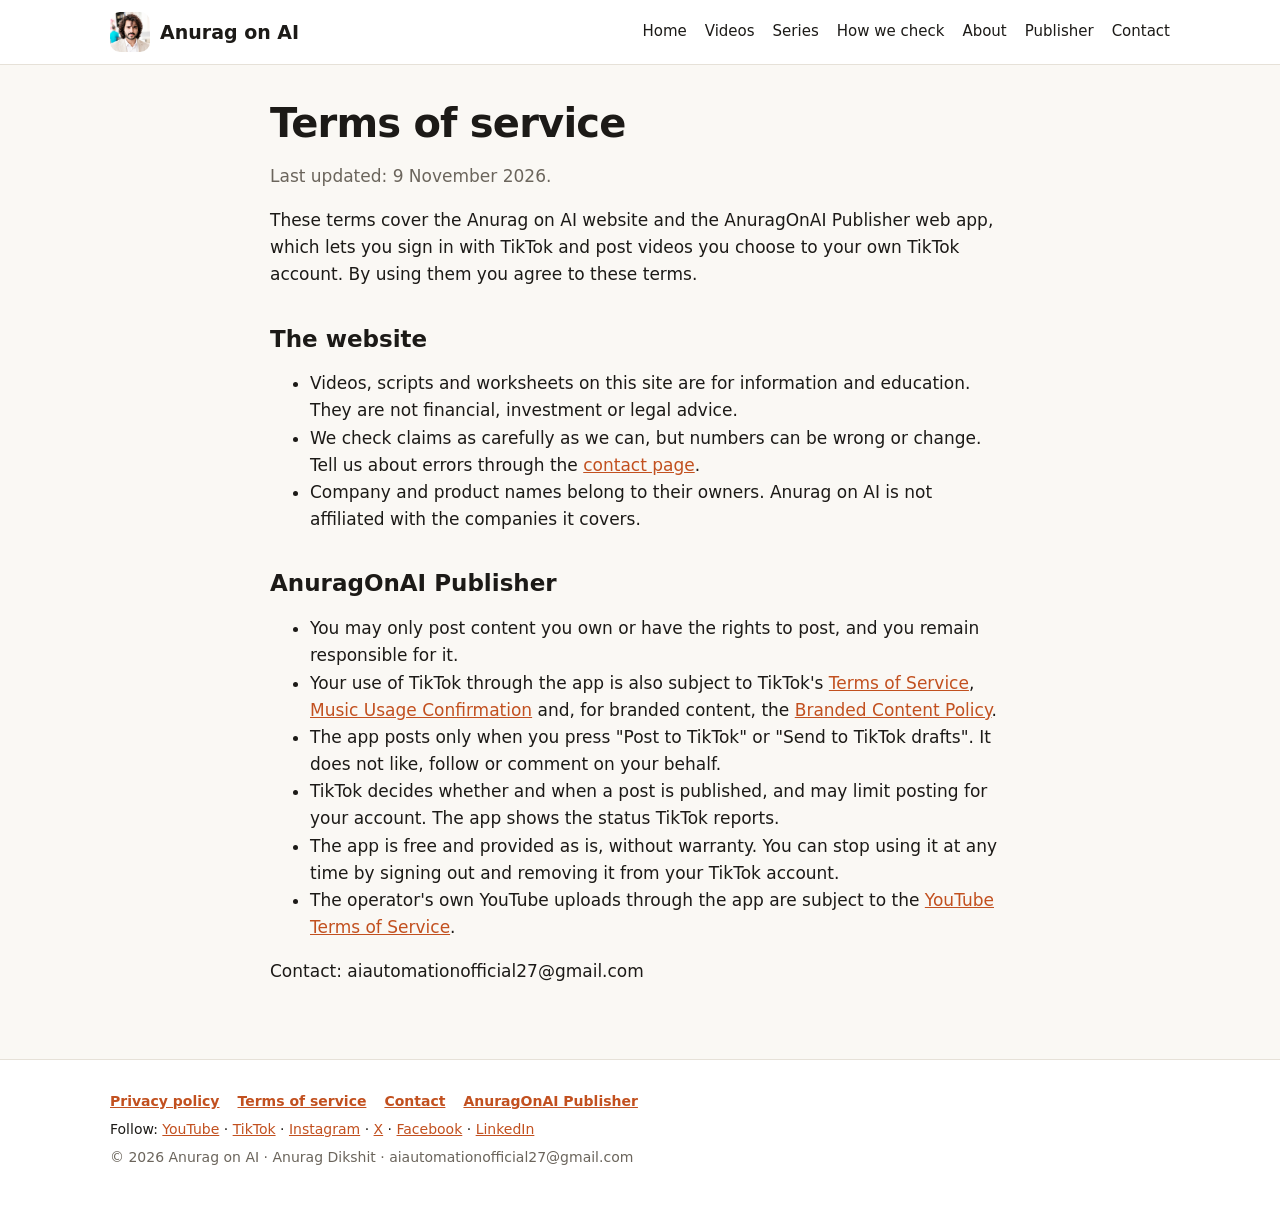
<file: terms.html>
<!doctype html><html lang="en"><head><meta charset="utf-8"><meta name="viewport" content="width=device-width,initial-scale=1"><title>Terms of service | Anurag on AI</title><meta name="description" content="Terms of service for the Anurag on AI website and the AnuragOnAI Publisher web app."><meta property="og:title" content="Terms of service | Anurag on AI"><meta property="og:description" content="Terms of service for the Anurag on AI website and the AnuragOnAI Publisher web app."><meta property="og:image" content="https://reenadikshit21-cpu.github.io/anuragonai-site/app-icon-1024.png"><link rel="icon" href="favicon.ico" sizes="48x48"><link rel="icon" type="image/png" sizes="32x32" href="favicon-32.png"><link rel="apple-touch-icon" href="apple-touch-icon.png"><link rel="stylesheet" href="site.css"></head><body><header class="site"><div class="wrap bar"><a class="brand" href="index.html"><img src="logo-256.png" alt="" width="40" height="40"><span>Anurag on AI</span></a><nav aria-label="Main"><a href="index.html">Home</a><a href="videos.html">Videos</a><a href="series.html">Series</a><a href="method.html">How we check</a><a href="about.html">About</a><a href="publisher-tool.html">Publisher</a><a href="contact.html">Contact</a></nav></div></header><main class="wrap narrow"><h1>Terms of service</h1><p class="muted">Last updated: 9 November 2026.</p>
<p>These terms cover the Anurag on AI website and the AnuragOnAI Publisher web app, which lets you sign in with TikTok and post videos you choose to your own TikTok account. By using them you agree to these terms.</p>
<h2>The website</h2><ul><li>Videos, scripts and worksheets on this site are for information and education. They are not financial, investment or legal advice.</li>
<li>We check claims as carefully as we can, but numbers can be wrong or change. Tell us about errors through the <a href="contact.html">contact page</a>.</li>
<li>Company and product names belong to their owners. Anurag on AI is not affiliated with the companies it covers.</li></ul>
<h2>AnuragOnAI Publisher</h2><ul>
<li>You may only post content you own or have the rights to post, and you remain responsible for it.</li>
<li>Your use of TikTok through the app is also subject to TikTok's <a href="https://www.tiktok.com/legal/page/global/terms-of-service/en">Terms of Service</a>, <a href="https://www.tiktok.com/legal/page/global/music-usage-confirmation/en">Music Usage Confirmation</a> and, for branded content, the <a href="https://www.tiktok.com/legal/page/global/bc-policy/en">Branded Content Policy</a>.</li>
<li>The app posts only when you press "Post to TikTok" or "Send to TikTok drafts". It does not like, follow or comment on your behalf.</li>
<li>TikTok decides whether and when a post is published, and may limit posting for your account. The app shows the status TikTok reports.</li>
<li>The app is free and provided as is, without warranty. You can stop using it at any time by signing out and removing it from your TikTok account.</li>
<li>The operator's own YouTube uploads through the app are subject to the <a href="https://www.youtube.com/t/terms">YouTube Terms of Service</a>.</li></ul>
<p>Contact: aiautomationofficial27@gmail.com</p></main><footer class="site"><div class="wrap"><p class="fl"><a href="privacy.html">Privacy policy</a><a href="terms.html">Terms of service</a><a href="contact.html">Contact</a><a href="publisher-tool.html">AnuragOnAI Publisher</a></p><p>Follow: <a href="https://www.youtube.com/@AnuragonAi" rel="me">YouTube</a> · <a href="https://www.tiktok.com/@anuragonai" rel="me">TikTok</a> · <a href="https://www.instagram.com/anuragonai/" rel="me">Instagram</a> · <a href="https://x.com/AnuragonAi" rel="me">X</a> · <a href="https://www.facebook.com/profile.php?id=61595497713023" rel="me">Facebook</a> · <a href="https://www.linkedin.com/company/anuragonai" rel="me">LinkedIn</a></p><p class="muted">© 2026 Anurag on AI · Anurag Dikshit · aiautomationofficial27@gmail.com</p></div></footer></body></html>
</file>
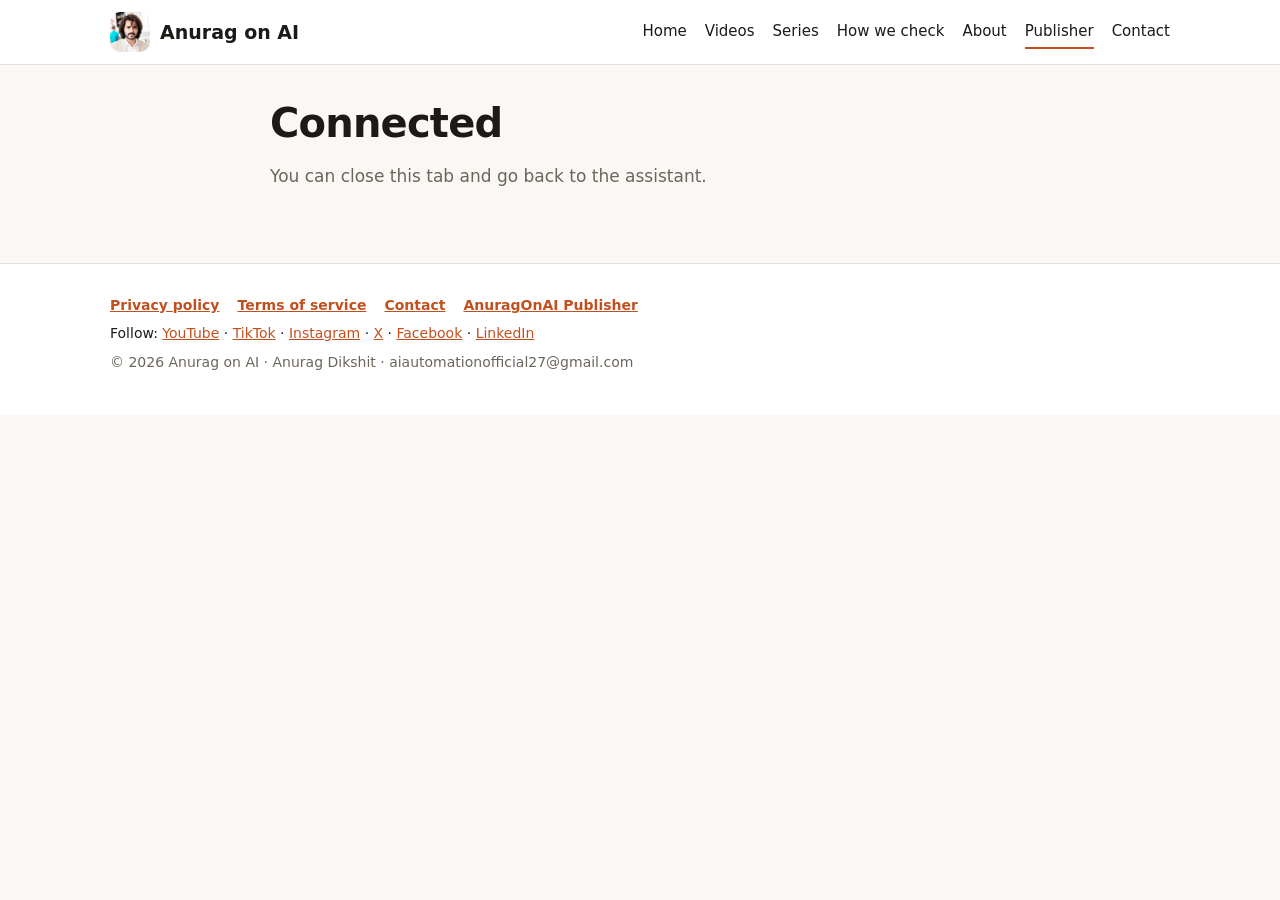
<file: tiktok-callback.html>
<!doctype html><html lang="en"><head><meta charset="utf-8"><meta name="viewport" content="width=device-width,initial-scale=1">
<title>AnuragOnAI Publisher: signing in</title><meta name="robots" content="noindex">
<link rel="icon" href="favicon.ico" sizes="48x48"><link rel="icon" type="image/png" sizes="32x32" href="favicon-32.png"><link rel="apple-touch-icon" href="apple-touch-icon.png">
<link rel="stylesheet" href="site.css"></head><body>
<header class="site"><div class="wrap bar"><a class="brand" href="index.html"><img src="logo-256.png" alt="" width="40" height="40"><span>Anurag on AI</span></a><nav aria-label="Main"><a href="index.html">Home</a><a href="videos.html">Videos</a><a href="series.html">Series</a><a href="method.html">How we check</a><a href="about.html">About</a><a href="publisher-tool.html" aria-current=page>Publisher</a><a href="contact.html">Contact</a></nav></div></header>
<main class="wrap narrow"><h1 id="h">Signing you in…</h1><p id="m" class="muted">Finishing the TikTok sign-in.</p><p id="a"></p></main>
<footer class="site"><div class="wrap"><p class="fl"><a href="privacy.html">Privacy policy</a><a href="terms.html">Terms of service</a><a href="contact.html">Contact</a><a href="publisher-tool.html">AnuragOnAI Publisher</a></p><p>Follow: <a href="https://www.youtube.com/@AnuragonAi" rel="me">YouTube</a> · <a href="https://www.tiktok.com/@anuragonai" rel="me">TikTok</a> · <a href="https://www.instagram.com/anuragonai/" rel="me">Instagram</a> · <a href="https://x.com/AnuragonAi" rel="me">X</a> · <a href="https://www.facebook.com/profile.php?id=61595497713023" rel="me">Facebook</a> · <a href="https://www.linkedin.com/company/anuragonai" rel="me">LinkedIn</a></p><p class="muted">© 2026 Anurag on AI · Anurag Dikshit · aiautomationofficial27@gmail.com</p></div></footer><script>
(async () => {
  const API = "https://aoai-publisher.46-202-92-251.sslip.io";
  const q = new URLSearchParams(location.search), state = q.get("state") || "";
  const h = document.getElementById("h"), m = document.getElementById("m"), a = document.getElementById("a");
  const back = '<a class="btn" href="publisher/">Back to AnuragOnAI Publisher</a>';
  // Sign-ins started from the web app carry an "aoai_" state; any other redirect (owner's command-line tools) just shows "Connected".
  if (!state.startsWith("aoai_")) { h.textContent = "Connected"; m.textContent = "You can close this tab and go back to the assistant."; return; }
  if (q.get("error")) {
    h.textContent = "Sign-in cancelled";
    m.textContent = q.get("error") === "access_denied" ? "You did not authorize AnuragOnAI Publisher on TikTok." : "TikTok returned: " + (q.get("error_description") || q.get("error"));
    a.innerHTML = back; return;
  }
  history.replaceState(null, "", location.pathname);   // keep the one-time code out of history
  try {
    const r = await fetch(API + "/api/auth/finish", {method: "POST", headers: {"Content-Type": "application/json"}, body: JSON.stringify({code: q.get("code"), state})});
    const j = await r.json();
    if (!r.ok || !j.sid) throw new Error((j.error && j.error.message) || "Sign-in failed.");
    localStorage.setItem("aoai_sid", j.sid);
    location.replace("publisher/");
  } catch (e) { h.textContent = "Sign-in failed"; m.textContent = e.message; a.innerHTML = back; }
})();
</script></body></html>
</file>
<file: site.css>
:root{--ink:#1c1a17;--muted:#6b655c;--bg:#faf8f4;--card:#fff;--line:#e6e1d8;--accent:#c2501f;--accent-ink:#fff;--ok:#2f7d4f;--warn:#9a5b00;--bad:#b3261e;--soft:#f3efe7}
*{box-sizing:border-box}
html{-webkit-text-size-adjust:100%}
body{font:17px/1.6 system-ui,-apple-system,"Segoe UI",Roboto,sans-serif;margin:0;color:var(--ink);background:var(--bg)}
a{color:var(--accent)}
img{max-width:100%}
.wrap{max-width:1100px;margin:0 auto;padding:0 20px}
.wrap.narrow{max-width:780px}
main.wrap{padding-top:8px;padding-bottom:56px}
h1{font-size:40px;line-height:1.12;letter-spacing:-.02em;margin:28px 0 12px}
h2{font-size:23px;line-height:1.25;margin:36px 0 10px}
h3{font-size:17px;line-height:1.3;margin:10px 0 4px}
small,.muted,.meta{color:var(--muted)}
.meta{font-size:14px;margin:0}
.lead{font-size:19px;color:#3a352e;max-width:60ch}
.kicker{font-size:13px;font-weight:600;letter-spacing:.06em;text-transform:uppercase;color:var(--accent);margin:0 0 6px}
code{background:#efeae0;padding:1px 5px;border-radius:4px;font-size:.92em}
.sr{position:absolute;width:1px;height:1px;overflow:hidden;clip:rect(0 0 0 0)}

/* header + footer */
header.site{background:var(--card);border-bottom:1px solid var(--line);position:sticky;top:0;z-index:5}
header.site .bar{display:flex;align-items:center;gap:20px;min-height:64px;flex-wrap:wrap}
.brand{display:flex;align-items:center;gap:10px;font-weight:700;font-size:19px;color:var(--ink);text-decoration:none}
.brand img{width:40px;height:40px;border-radius:10px}
header.site nav{margin-left:auto;display:flex;gap:18px;flex-wrap:wrap;font-size:15px}
header.site nav a{color:var(--ink);text-decoration:none;padding:4px 0;border-bottom:2px solid transparent}
header.site nav a:hover,header.site nav a[aria-current]{border-bottom-color:var(--accent)}
footer.site{border-top:1px solid var(--line);background:var(--card);font-size:14px;padding:24px 0 36px}
footer.site p{margin:6px 0}
footer.site .fl{display:flex;flex-wrap:wrap;gap:6px 18px;font-weight:600}

/* buttons, cards */
.card{background:var(--card);border:1px solid var(--line);border-radius:14px;padding:20px;margin:16px 0}
.card h2{margin-top:0}
.btn{display:inline-flex;align-items:center;gap:8px;border:0;border-radius:10px;padding:12px 20px;font:600 16px system-ui,sans-serif;cursor:pointer;background:var(--accent);color:var(--accent-ink);text-decoration:none}
.btn.dark{background:#111;color:#fff}
.btn.ghost{background:transparent;color:var(--ink);border:1px solid var(--line)}
.btn:disabled{opacity:.45;cursor:not-allowed}
.ctas{display:flex;flex-wrap:wrap;gap:12px;margin:20px 0}

/* home */
.hero{display:grid;grid-template-columns:1fr 200px;gap:32px;align-items:center;padding:24px 0 8px}
.portrait{border-radius:50%;border:4px solid var(--card);box-shadow:0 4px 18px rgba(0,0,0,.12);width:200px;height:200px;object-fit:cover}
.feature{display:grid;grid-template-columns:1.25fr 1fr;gap:28px;align-items:center;background:var(--card);border:1px solid var(--line);border-radius:16px;padding:18px;margin:28px 0}
.feature h2{margin-top:4px}
.play{position:relative;display:block;aspect-ratio:16/9;border-radius:10px;overflow:hidden;background:#111}
.play img{width:100%;height:100%;object-fit:cover}
.pbtn{position:absolute;left:50%;top:50%;width:72px;height:50px;margin:-25px 0 0 -36px;border-radius:12px;background:rgba(194,80,31,.95)}
.pbtn::after{content:"";position:absolute;left:29px;top:15px;border-style:solid;border-width:10px 0 10px 17px;border-color:transparent transparent transparent #fff}
iframe.player{width:100%;aspect-ratio:16/9;border:0;border-radius:10px;background:#000}
.sh{display:flex;align-items:baseline;justify-content:space-between;gap:12px}
.sh a{font-size:15px;white-space:nowrap}
.grid3{display:grid;grid-template-columns:repeat(3,minmax(0,1fr));gap:22px}
.vcard{min-width:0}
.vthumb{position:relative;display:block;aspect-ratio:16/9;border-radius:10px;overflow:hidden;background:#ddd}
.vthumb img{width:100%;height:100%;object-fit:cover}
.dur{position:absolute;right:8px;bottom:8px;background:rgba(0,0,0,.8);color:#fff;font-size:13px;padding:1px 6px;border-radius:4px}
.vcard h3 a{color:var(--ink);text-decoration:none}
.vcard h3 a:hover{color:var(--accent)}
.vd{font-size:14.5px;color:#4a443c;margin:6px 0 0}
.shorts{display:grid;grid-template-columns:repeat(auto-fill,minmax(150px,1fr));gap:16px;margin:12px 0}
.short{display:block;color:var(--ink);text-decoration:none;min-width:0}
.sthumb{display:block;aspect-ratio:9/16;border-radius:10px;overflow:hidden;background:#222}
.sthumb img{width:100%;height:100%;object-fit:cover}
.short .st{display:block;font-size:14px;font-weight:600;line-height:1.3;margin-top:6px}
.short:hover .st{color:var(--accent)}
.short .meta{display:block;font-size:12.5px}
.scard{display:block;background:var(--card);border:1px solid var(--line);border-radius:12px;overflow:hidden;text-decoration:none;color:var(--ink)}
.scard img{width:100%;aspect-ratio:16/9;object-fit:cover;display:block}
.scard .t{display:block;font-weight:700;padding:10px 14px 0;line-height:1.3}
.scard .meta{display:block;padding:2px 14px 12px}
.split{display:grid;grid-template-columns:1fr 1fr;gap:22px;margin-top:20px}
.series{border-top:1px solid var(--line);margin-top:36px}
.toc{columns:2;gap:32px}

/* text pages */
.steps li,.ws li{margin:0 0 12px}
.about{display:flex;gap:24px;align-items:center}
.about .portrait{width:160px;height:160px;flex:none}
.social{display:flex;flex-wrap:wrap;gap:8px 20px;list-style:none;padding:0}
.shot{margin:24px 0}
.shot img{border:1px solid var(--line);border-radius:12px;display:block;height:auto}
.shot figcaption{font-size:14px;color:var(--muted);margin-top:8px}
table{border-collapse:collapse;margin:12px 0;width:100%}
td,th{border:1px solid #d8d2c6;padding:6px 12px;text-align:left;vertical-align:top}
.worksheet{overflow-wrap:anywhere}
.worksheet table{display:block;overflow-x:auto;width:auto}
.wsfoot{border-top:1px solid var(--line);padding-top:12px;margin-top:28px}

@media (max-width:860px){
 .grid3{grid-template-columns:repeat(2,minmax(0,1fr))}
 .feature,.split{grid-template-columns:1fr}
}
@media (max-width:620px){
 body{font-size:16px}
 h1{font-size:30px}
 .hero{grid-template-columns:1fr}
 .hero .portrait{order:-1;width:120px;height:120px}
 header.site{position:static}
 header.site .bar{gap:6px;padding-top:10px;padding-bottom:10px}
 header.site nav{margin-left:0;gap:6px 14px;font-size:14.5px;width:100%}
 .grid3{grid-template-columns:1fr}
 .shorts{grid-template-columns:repeat(2,minmax(0,1fr))}
 .toc{columns:1}
 .about{flex-direction:column;align-items:flex-start}
 .about .portrait{width:110px;height:110px}
}
</file>
